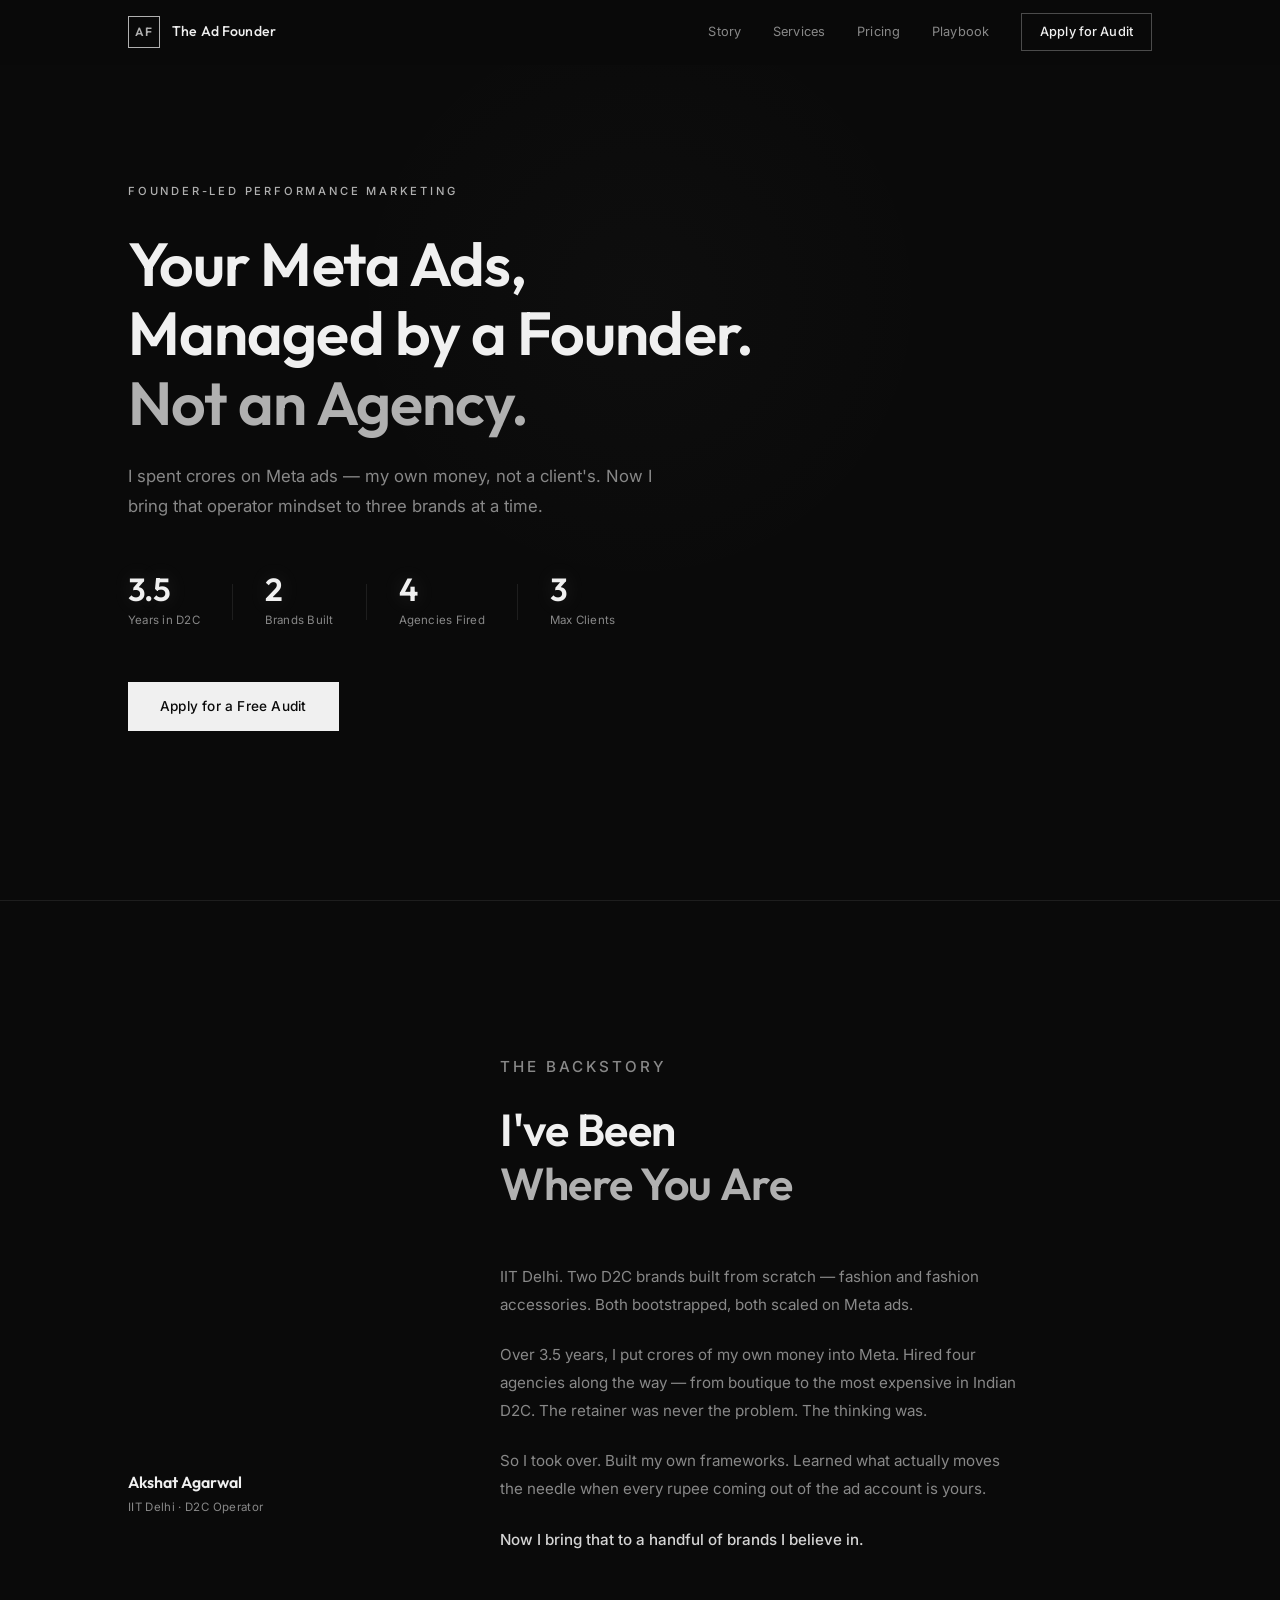
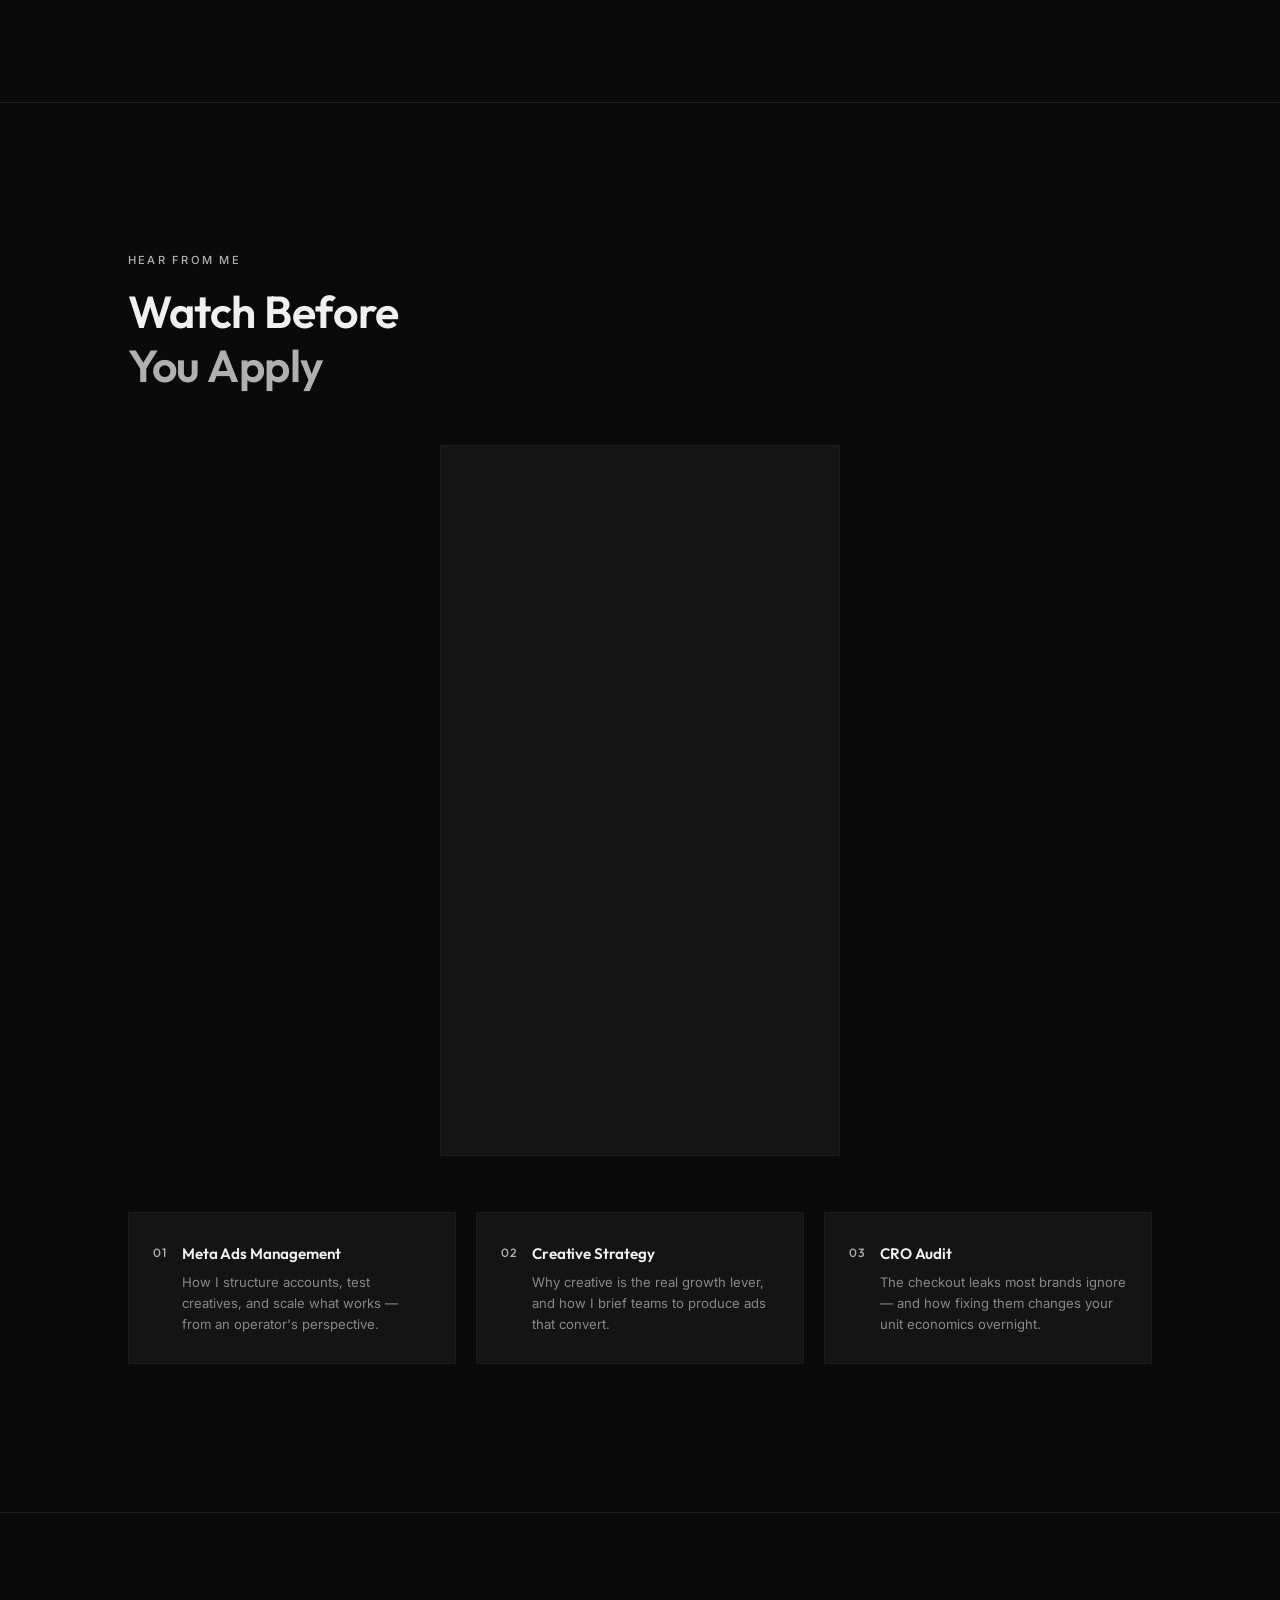
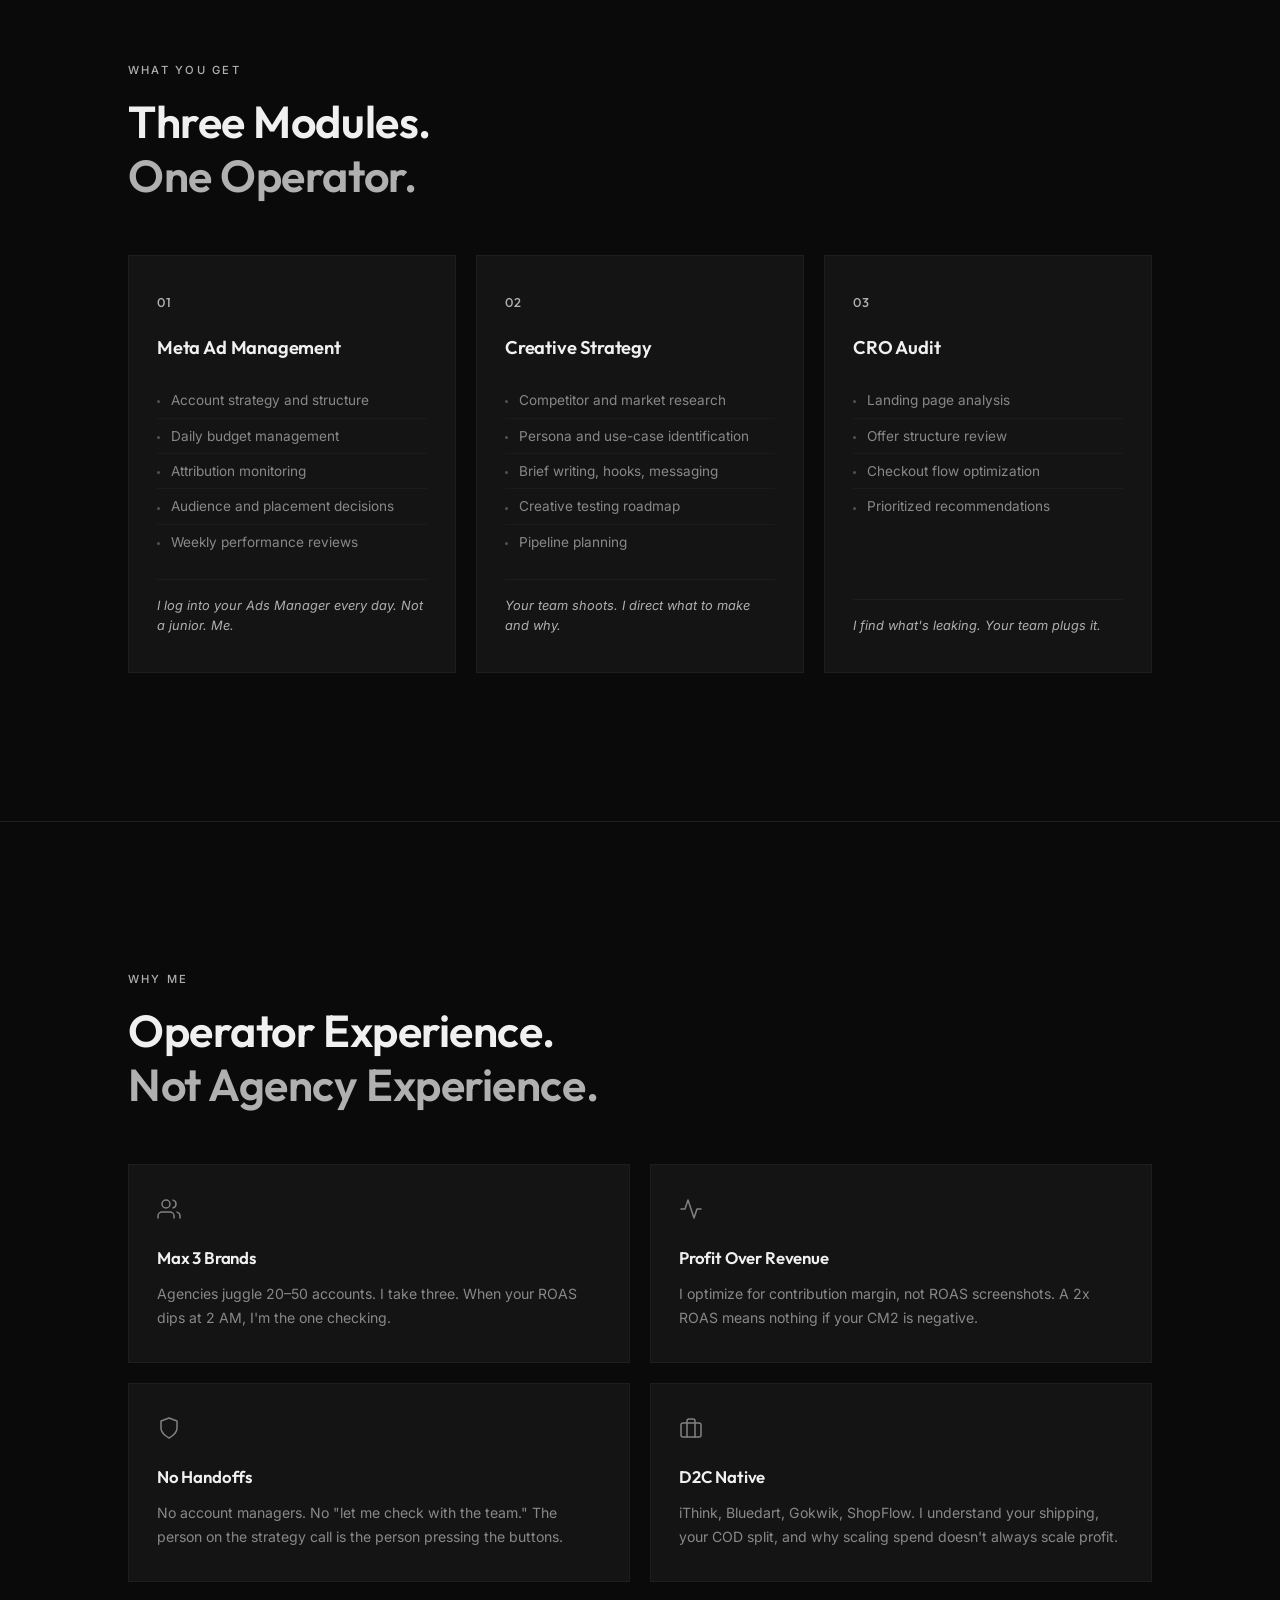
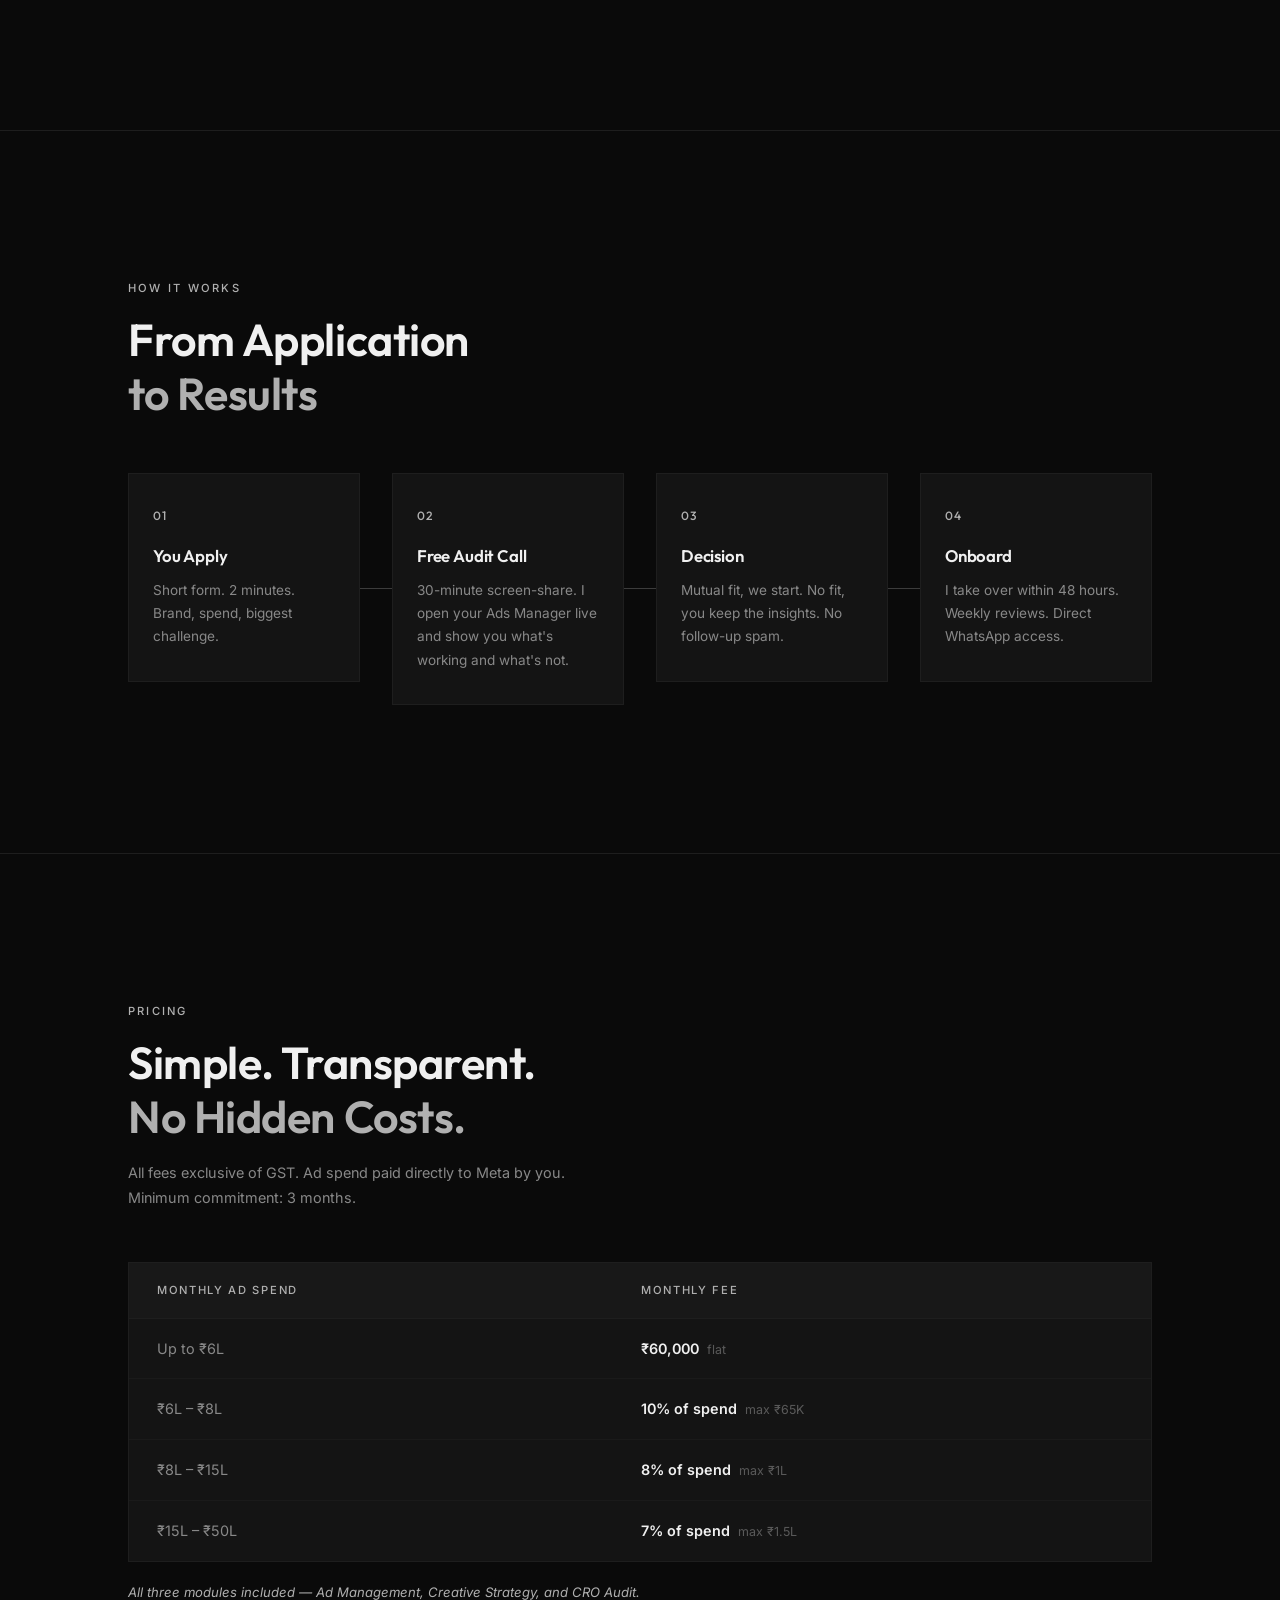
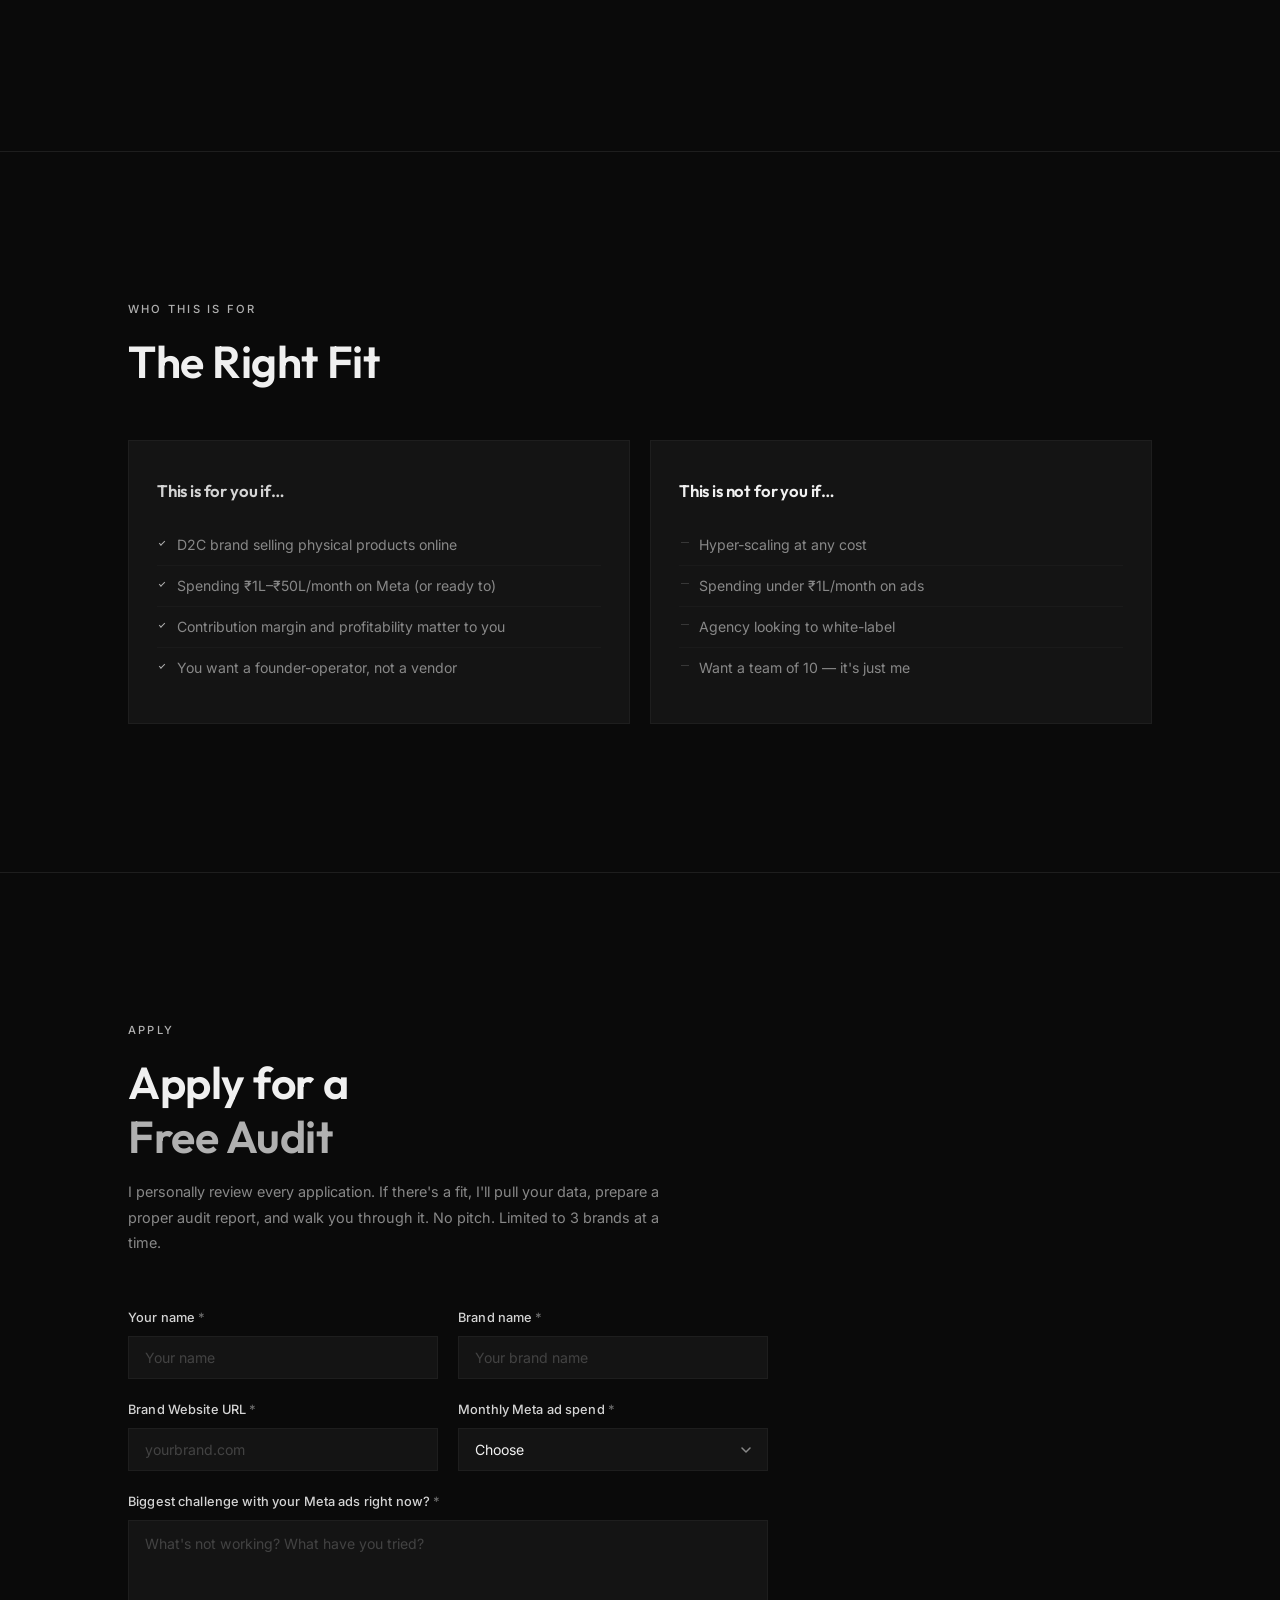
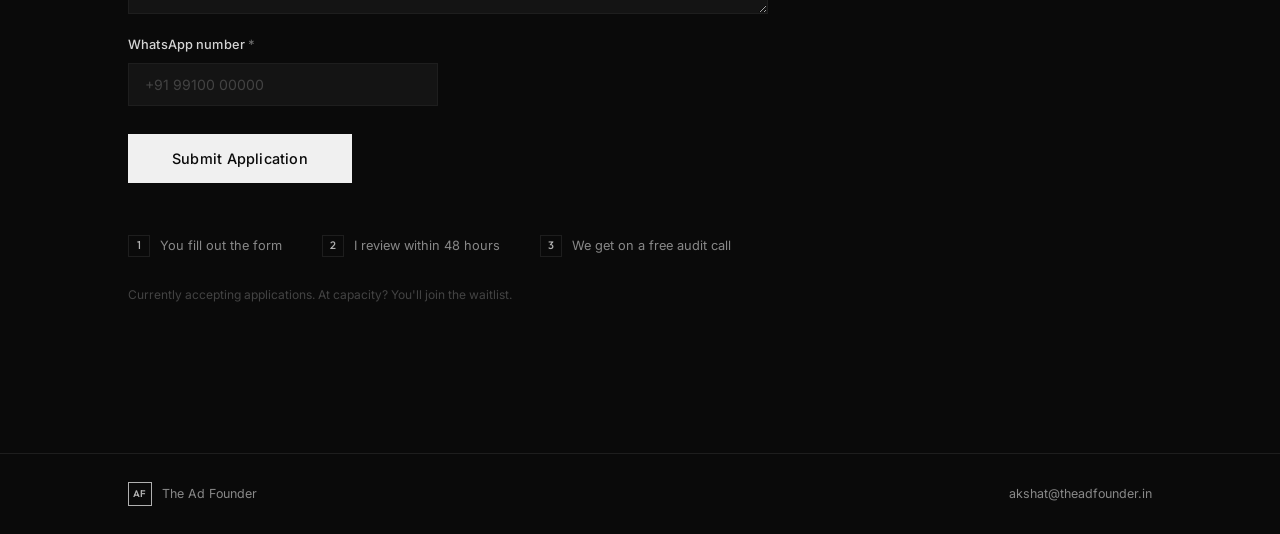
<file: index.html>
<!DOCTYPE html>
<html lang="en">
<head>
    <meta charset="UTF-8">
    <meta name="viewport" content="width=device-width, initial-scale=1.0">
    <title>The Ad Founder — Founder-Led Performance Marketing</title>
    <meta name="description" content="Meta ads managed by a D2C founder who's spent crores of his own money — not an agency. Max 3 brands. Full attention.">
    <link rel="preconnect" href="https://fonts.googleapis.com">
    <link rel="preconnect" href="https://fonts.gstatic.com" crossorigin>
    <link href="https://fonts.googleapis.com/css2?family=Inter:wght@300;400;500;600;700&family=Outfit:wght@300;400;500;600;700&display=swap" rel="stylesheet">
    <link rel="stylesheet" href="style.css">

    <!-- Meta Pixel Code — REPLACE '2659082657821976' WITH YOUR ACTUAL PIXEL ID -->
    <script>
    !function(f,b,e,v,n,t,s)
    {if(f.fbq)return;n=f.fbq=function(){n.callMethod?
    n.callMethod.apply(n,arguments):n.queue.push(arguments)};
    if(!f._fbq)f._fbq=n;n.push=n;n.loaded=!0;n.version='2.0';
    n.queue=[];t=b.createElement(e);t.async=!0;
    t.src=v;s=b.getElementsByTagName(e)[0];
    s.parentNode.insertBefore(t,s)}(window, document,'script',
    'https://connect.facebook.net/en_US/fbevents.js');
    fbq('init', '2659082657821976');
    fbq('track', 'PageView');
    </script>
    <noscript><img height="1" width="1" style="display:none"
    src="https://www.facebook.com/tr?id=2659082657821976&ev=PageView&noscript=1"/></noscript>
    <!-- End Meta Pixel Code -->
</head>
<body>

    <!-- Navigation -->
    <nav class="nav" id="nav">
        <div class="nav-container">
            <a href="#" class="nav-logo">
                <span class="logo-af">AF</span>
                <span class="logo-text">The Ad Founder</span>
            </a>
            <div class="nav-links" id="nav-links">
                <a href="#founder">Story</a>
                <a href="#services">Services</a>
                <a href="#pricing">Pricing</a>
                <a href="tweets.html">Playbook</a>
                <a href="#apply" class="nav-cta">Apply for Audit</a>
            </div>
            <button class="nav-toggle" id="nav-toggle" aria-label="Toggle menu">
                <span></span>
                <span></span>
                <span></span>
            </button>
        </div>
    </nav>

    <!-- Hero -->
    <section class="hero">
        <div class="hero-container">
            <p class="hero-tag">Founder-Led Performance Marketing</p>
            <h1 class="hero-title">
                <span class="hero-line">Your Meta Ads,</span><br>
                <span class="hero-line">Managed by a Founder.</span><br>
                <span class="hero-line"><span class="text-silver">Not an Agency.</span></span>
            </h1>
            <p class="hero-sub">I spent crores on Meta ads — my own money, not a client's. Now I bring that operator mindset to three brands at a time.</p>
            <div class="hero-stats">
                <div class="stat">
                    <span class="stat-number">3.5</span>
                    <span class="stat-label">Years in D2C</span>
                </div>
                <div class="stat-divider"></div>
                <div class="stat">
                    <span class="stat-number">2</span>
                    <span class="stat-label">Brands Built</span>
                </div>
                <div class="stat-divider"></div>
                <div class="stat">
                    <span class="stat-number">4</span>
                    <span class="stat-label">Agencies Fired</span>
                </div>
                <div class="stat-divider"></div>
                <div class="stat">
                    <span class="stat-number">3</span>
                    <span class="stat-label">Max Clients</span>
                </div>
            </div>
            <a href="#apply" class="btn btn-primary">Apply for a Free Audit</a>
        </div>
    </section>

    <!-- Founder -->
    <section class="founder" id="founder">
        <div class="container">
            <div class="founder-grid">
                <div class="founder-photo-wrap">
                    <div class="founder-photo">
                        <img src="founder.jpg" alt="Akshat Agarwal — The Ad Founder">
                    </div>
                    <div class="founder-name-card">
                        <span class="founder-name">Akshat Agarwal</span>
                        <span class="founder-label">IIT Delhi &middot; D2C Operator</span>
                    </div>
                </div>
                <div class="founder-text">
                    <p class="section-tag">The Backstory</p>
                    <h2 class="section-title">I've Been <br><span class="text-silver">Where You Are</span></h2>
                    <p>IIT Delhi. Two D2C brands built from scratch — fashion and fashion accessories. Both bootstrapped, both scaled on Meta ads.</p>
                    <p>Over 3.5 years, I put crores of my own money into Meta. Hired four agencies along the way — from boutique to the most expensive in Indian D2C. The retainer was never the problem. The thinking was.</p>
                    <p>So I took over. Built my own frameworks. Learned what actually moves the needle when every rupee coming out of the ad account is yours.</p>
                    <p class="founder-closing">Now I bring that to a handful of brands I believe in.</p>
                </div>
            </div>
        </div>
    </section>

    <!-- Video -->
    <section class="video" id="video">
        <div class="container">
            <p class="section-tag">Hear From Me</p>
            <h2 class="section-title">Watch Before <br><span class="text-silver">You Apply</span></h2>
            <div class="video-wrap">
                <div class="video-embed">
                    <iframe src="https://www.youtube.com/embed/-I9a1yEEyqU" title="How I Manage Meta Ads for D2C Brands — The Ad Founder" frameborder="0" allow="accelerometer; autoplay; clipboard-write; encrypted-media; gyroscope; picture-in-picture" allowfullscreen></iframe>
                </div>
            </div>
            <div class="video-levers">
                <div class="video-lever">
                    <span class="video-lever-num">01</span>
                    <div>
                        <h3>Meta Ads Management</h3>
                        <p>How I structure accounts, test creatives, and scale what works — from an operator's perspective.</p>
                    </div>
                </div>
                <div class="video-lever">
                    <span class="video-lever-num">02</span>
                    <div>
                        <h3>Creative Strategy</h3>
                        <p>Why creative is the real growth lever, and how I brief teams to produce ads that convert.</p>
                    </div>
                </div>
                <div class="video-lever">
                    <span class="video-lever-num">03</span>
                    <div>
                        <h3>CRO Audit</h3>
                        <p>The checkout leaks most brands ignore — and how fixing them changes your unit economics overnight.</p>
                    </div>
                </div>
            </div>
        </div>
    </section>

    <!-- Services -->
    <section class="services" id="services">
        <div class="container">
            <p class="section-tag">What You Get</p>
            <h2 class="section-title">Three Modules. <br><span class="text-silver">One Operator.</span></h2>
            <div class="services-grid">
                <div class="service-card">
                    <div class="service-num">01</div>
                    <h3 class="service-title">Meta Ad Management</h3>
                    <ul class="service-list">
                        <li>Account strategy and structure</li>
                        <li>Daily budget management</li>
                        <li>Attribution monitoring</li>
                        <li>Audience and placement decisions</li>
                        <li>Weekly performance reviews</li>
                    </ul>
                    <p class="service-note">I log into your Ads Manager every day. Not a junior. Me.</p>
                </div>
                <div class="service-card">
                    <div class="service-num">02</div>
                    <h3 class="service-title">Creative Strategy</h3>
                    <ul class="service-list">
                        <li>Competitor and market research</li>
                        <li>Persona and use-case identification</li>
                        <li>Brief writing, hooks, messaging</li>
                        <li>Creative testing roadmap</li>
                        <li>Pipeline planning</li>
                    </ul>
                    <p class="service-note">Your team shoots. I direct what to make and why.</p>
                </div>
                <div class="service-card">
                    <div class="service-num">03</div>
                    <h3 class="service-title">CRO Audit</h3>
                    <ul class="service-list">
                        <li>Landing page analysis</li>
                        <li>Offer structure review</li>
                        <li>Checkout flow optimization</li>
                        <li>Prioritized recommendations</li>
                    </ul>
                    <p class="service-note">I find what's leaking. Your team plugs it.</p>
                </div>
            </div>
        </div>
    </section>

    <!-- Why Me -->
    <section class="why" id="why">
        <div class="container">
            <p class="section-tag">Why Me</p>
            <h2 class="section-title">Operator Experience. <br><span class="text-silver">Not Agency Experience.</span></h2>
            <div class="why-grid">
                <div class="why-card">
                    <div class="why-icon">
                        <svg width="24" height="24" viewBox="0 0 24 24" fill="none" stroke="currentColor" stroke-width="1.5" stroke-linecap="round" stroke-linejoin="round"><path d="M17 21v-2a4 4 0 0 0-4-4H5a4 4 0 0 0-4 4v2"/><circle cx="9" cy="7" r="4"/><path d="M23 21v-2a4 4 0 0 0-3-3.87"/><path d="M16 3.13a4 4 0 0 1 0 7.75"/></svg>
                    </div>
                    <h3>Max 3 Brands</h3>
                    <p>Agencies juggle 20&ndash;50 accounts. I take three. When your ROAS dips at 2 AM, I'm the one checking.</p>
                </div>
                <div class="why-card">
                    <div class="why-icon">
                        <svg width="24" height="24" viewBox="0 0 24 24" fill="none" stroke="currentColor" stroke-width="1.5" stroke-linecap="round" stroke-linejoin="round"><polyline points="22 12 18 12 15 21 9 3 6 12 2 12"/></svg>
                    </div>
                    <h3>Profit Over Revenue</h3>
                    <p>I optimize for contribution margin, not ROAS screenshots. A 2x ROAS means nothing if your CM2 is negative.</p>
                </div>
                <div class="why-card">
                    <div class="why-icon">
                        <svg width="24" height="24" viewBox="0 0 24 24" fill="none" stroke="currentColor" stroke-width="1.5" stroke-linecap="round" stroke-linejoin="round"><path d="M12 22s8-4 8-10V5l-8-3-8 3v7c0 6 8 10 8 10z"/></svg>
                    </div>
                    <h3>No Handoffs</h3>
                    <p>No account managers. No "let me check with the team." The person on the strategy call is the person pressing the buttons.</p>
                </div>
                <div class="why-card">
                    <div class="why-icon">
                        <svg width="24" height="24" viewBox="0 0 24 24" fill="none" stroke="currentColor" stroke-width="1.5" stroke-linecap="round" stroke-linejoin="round"><rect x="2" y="7" width="20" height="14" rx="2" ry="2"/><path d="M16 21V5a2 2 0 0 0-2-2h-4a2 2 0 0 0-2 2v16"/></svg>
                    </div>
                    <h3>D2C Native</h3>
                    <p>iThink, Bluedart, Gokwik, ShopFlow. I understand your shipping, your COD split, and why scaling spend doesn't always scale profit.</p>
                </div>
            </div>
        </div>
    </section>

    <!-- Process -->
    <section class="process" id="process">
        <div class="container">
            <p class="section-tag">How It Works</p>
            <h2 class="section-title">From Application <br><span class="text-silver">to Results</span></h2>
            <div class="process-grid">
                <div class="process-step">
                    <div class="process-num">01</div>
                    <h3>You Apply</h3>
                    <p>Short form. 2 minutes. Brand, spend, biggest challenge.</p>
                </div>
                <div class="process-connector"></div>
                <div class="process-step">
                    <div class="process-num">02</div>
                    <h3>Free Audit Call</h3>
                    <p>30-minute screen-share. I open your Ads Manager live and show you what's working and what's not.</p>
                </div>
                <div class="process-connector"></div>
                <div class="process-step">
                    <div class="process-num">03</div>
                    <h3>Decision</h3>
                    <p>Mutual fit, we start. No fit, you keep the insights. No follow-up spam.</p>
                </div>
                <div class="process-connector"></div>
                <div class="process-step">
                    <div class="process-num">04</div>
                    <h3>Onboard</h3>
                    <p>I take over within 48 hours. Weekly reviews. Direct WhatsApp access.</p>
                </div>
            </div>
        </div>
    </section>

    <!-- Pricing -->
    <section class="pricing" id="pricing">
        <div class="container">
            <p class="section-tag">Pricing</p>
            <h2 class="section-title">Simple. Transparent. <br><span class="text-silver">No Hidden Costs.</span></h2>
            <p class="pricing-sub">All fees exclusive of GST. Ad spend paid directly to Meta by you.<br>Minimum commitment: 3 months.</p>
            <div class="pricing-table-wrap">
                <table class="pricing-table">
                    <thead>
                        <tr>
                            <th>Monthly Ad Spend</th>
                            <th>Monthly Fee</th>
                        </tr>
                    </thead>
                    <tbody>
                        <tr>
                            <td>Up to &#8377;6L</td>
                            <td><strong>&#8377;60,000</strong> <span class="fee-note">flat</span></td>
                        </tr>
                        <tr>
                            <td>&#8377;6L &ndash; &#8377;8L</td>
                            <td><strong>10% of spend</strong> <span class="fee-note">max &#8377;65K</span></td>
                        </tr>
                        <tr>
                            <td>&#8377;8L &ndash; &#8377;15L</td>
                            <td><strong>8% of spend</strong> <span class="fee-note">max &#8377;1L</span></td>
                        </tr>
                        <tr>
                            <td>&#8377;15L &ndash; &#8377;50L</td>
                            <td><strong>7% of spend</strong> <span class="fee-note">max &#8377;1.5L</span></td>
                        </tr>
                    </tbody>
                </table>
            </div>
            <p class="pricing-includes">All three modules included — Ad Management, Creative Strategy, and CRO Audit.</p>
        </div>
    </section>

    <!-- Fit -->
    <section class="fit" id="fit">
        <div class="container">
            <p class="section-tag">Who This Is For</p>
            <h2 class="section-title">The Right Fit</h2>
            <div class="fit-grid">
                <div class="fit-col fit-yes">
                    <h3 class="fit-heading">This is for you if&hellip;</h3>
                    <ul>
                        <li>D2C brand selling physical products online</li>
                        <li>Spending &#8377;1L&ndash;&#8377;50L/month on Meta (or ready to)</li>
                        <li>Contribution margin and profitability matter to you</li>
                        <li>You want a founder-operator, not a vendor</li>
                    </ul>
                </div>
                <div class="fit-col fit-no">
                    <h3 class="fit-heading">This is not for you if&hellip;</h3>
                    <ul>
                        <li>Hyper-scaling at any cost</li>
                        <li>Spending under &#8377;1L/month on ads</li>
                        <li>Agency looking to white-label</li>
                        <li>Want a team of 10 — it's just me</li>
                    </ul>
                </div>
            </div>
        </div>
    </section>

    <!-- Apply Form -->
    <section class="apply" id="apply">
        <div class="container">
            <p class="section-tag">Apply</p>
            <h2 class="section-title">Apply for a <br><span class="text-silver">Free Audit</span></h2>
            <p class="apply-sub">I personally review every application. If there's a fit, I'll pull your data, prepare a proper audit report, and walk you through it. No pitch. Limited to 3 brands at a time.</p>

            <form class="apply-form" id="apply-form">
                <div class="form-row">
                    <div class="form-group">
                        <label for="form-name">Your name <span class="required">*</span></label>
                        <input type="text" id="form-name" name="name" required placeholder="Your name">
                    </div>
                    <div class="form-group">
                        <label for="form-brand">Brand name <span class="required">*</span></label>
                        <input type="text" id="form-brand" name="brand" required placeholder="Your brand name">
                    </div>
                </div>
                <div class="form-row">
                    <div class="form-group">
                        <label for="form-website">Brand Website URL <span class="required">*</span></label>
                        <input type="text" id="form-website" name="website" required placeholder="yourbrand.com">
                    </div>
                    <div class="form-group">
                        <label for="form-spend">Monthly Meta ad spend <span class="required">*</span></label>
                        <select id="form-spend" name="spend" required>
                            <option value="" disabled selected>Choose</option>
                            <option value="Not spending yet">Not spending yet</option>
                            <option value="Under ₹1L/month">Under ₹1L/month</option>
                            <option value="₹1L – ₹5L/month">₹1L – ₹5L/month</option>
                            <option value="₹5L – ₹10L/month">₹5L – ₹10L/month</option>
                            <option value="₹10L – ₹25L/month">₹10L – ₹25L/month</option>
                            <option value="₹25L – ₹50L/month">₹25L – ₹50L/month</option>
                            <option value="Above ₹50L/month">Above ₹50L/month</option>
                        </select>
                    </div>
                </div>
                <div class="form-group form-full">
                    <label for="form-challenge">Biggest challenge with your Meta ads right now? <span class="required">*</span></label>
                    <textarea id="form-challenge" name="challenge" required rows="3" placeholder="What's not working? What have you tried?"></textarea>
                </div>
                <div class="form-group form-half">
                    <label for="form-whatsapp">WhatsApp number <span class="required">*</span></label>
                    <input type="tel" id="form-whatsapp" name="whatsapp" required placeholder="+91 99100 00000">
                </div>
                <div class="form-errors" id="form-errors" style="display: none;"></div>
                <button type="submit" class="btn btn-primary btn-large form-submit" id="form-submit">Submit Application</button>
            </form>

            <div class="form-success" id="form-success" style="display: none;">
                <div class="success-icon">
                    <svg width="48" height="48" viewBox="0 0 48 48" fill="none" stroke="currentColor" stroke-width="2" stroke-linecap="round" stroke-linejoin="round"><circle cx="24" cy="24" r="20"/><path d="M16 24l6 6 10-10"/></svg>
                </div>
                <h3>Application Received</h3>
                <p>I'll review your details and reach out on WhatsApp within 48 hours.</p>
            </div>

            <div class="apply-steps">
                <div class="cta-step">
                    <span class="cta-step-num">1</span>
                    <span>You fill out the form</span>
                </div>
                <div class="cta-step">
                    <span class="cta-step-num">2</span>
                    <span>I review within 48 hours</span>
                </div>
                <div class="cta-step">
                    <span class="cta-step-num">3</span>
                    <span>We get on a free audit call</span>
                </div>
            </div>
            <p class="cta-note">Currently accepting applications. At capacity? You'll join the waitlist.</p>
        </div>
    </section>

    <!-- Footer -->
    <footer class="footer">
        <div class="container footer-inner">
            <div class="footer-left">
                <span class="logo-af logo-af-sm">AF</span>
                <span class="footer-brand">The Ad Founder</span>
            </div>
            <div class="footer-right">
                <a href="mailto:akshat@theadfounder.in">akshat@theadfounder.in</a>
            </div>
        </div>
    </footer>

    <script src="script.js"></script>
</body>
</html>
</file>
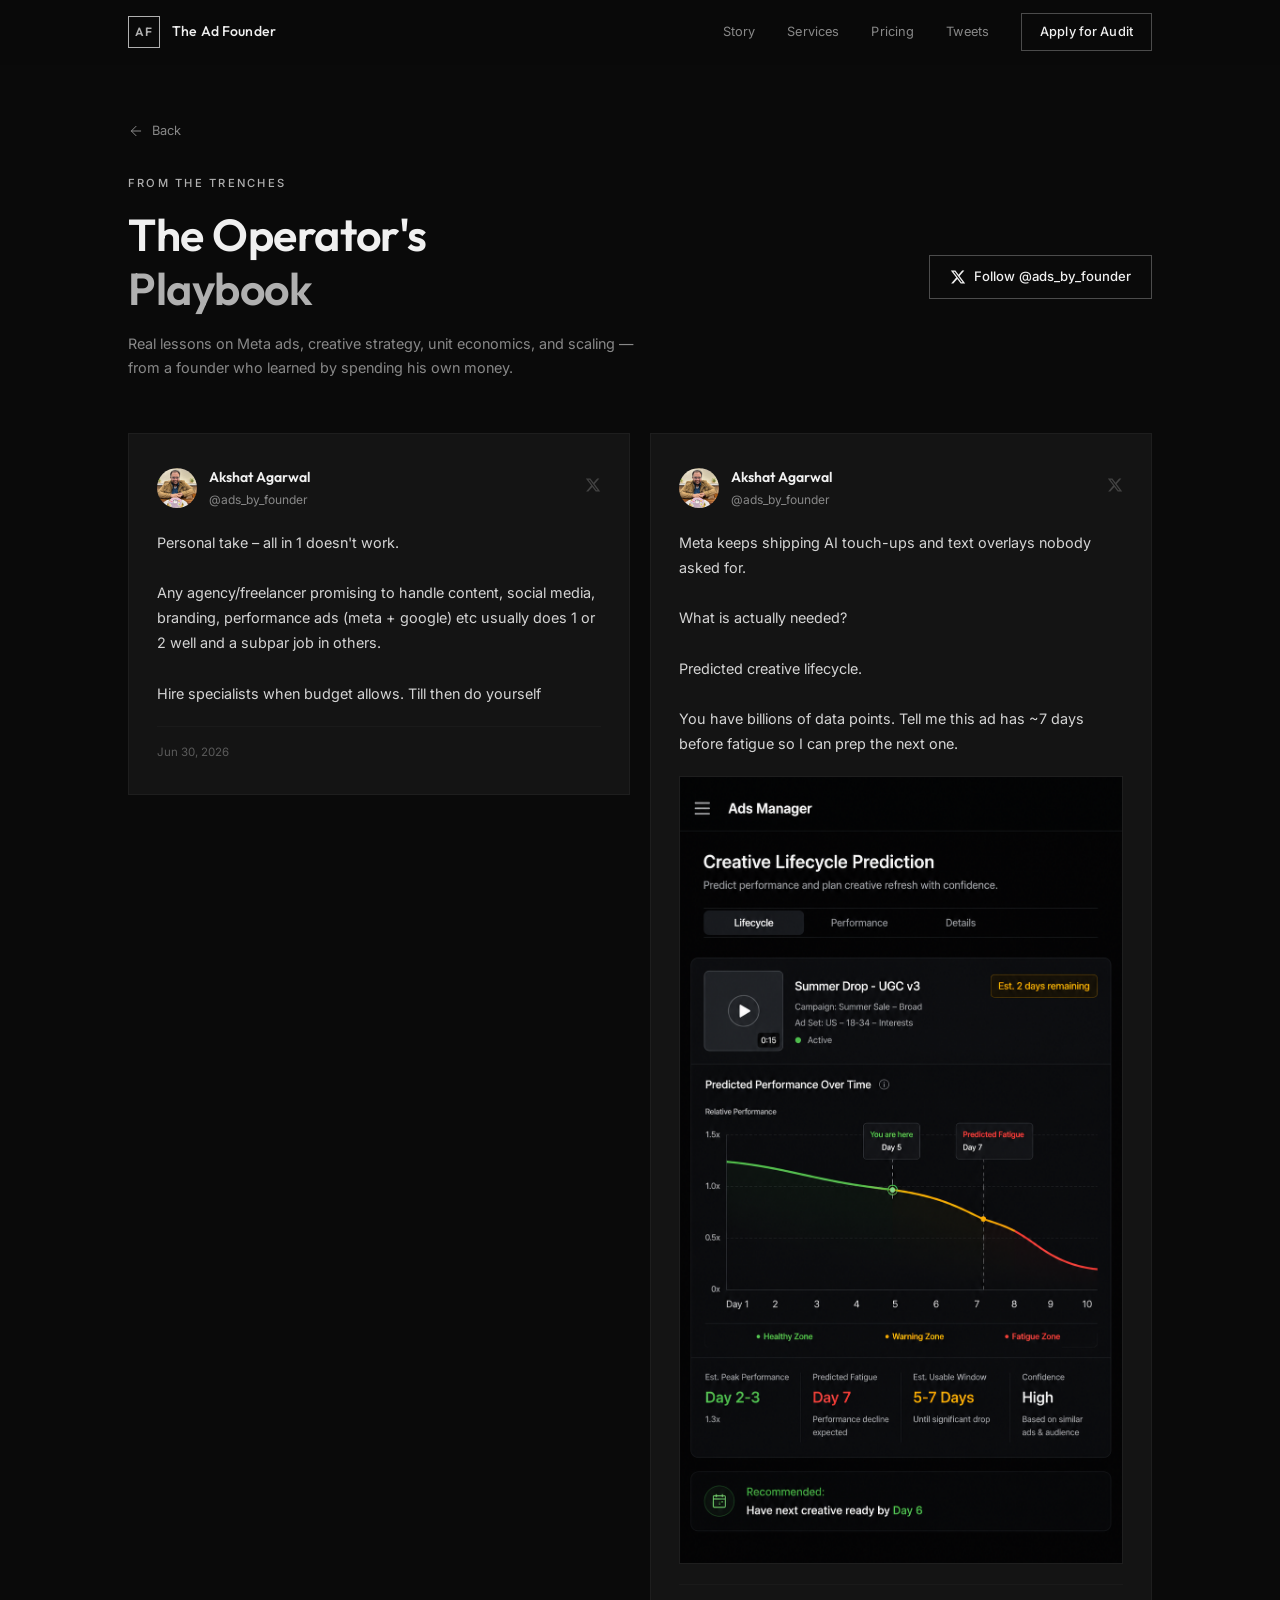
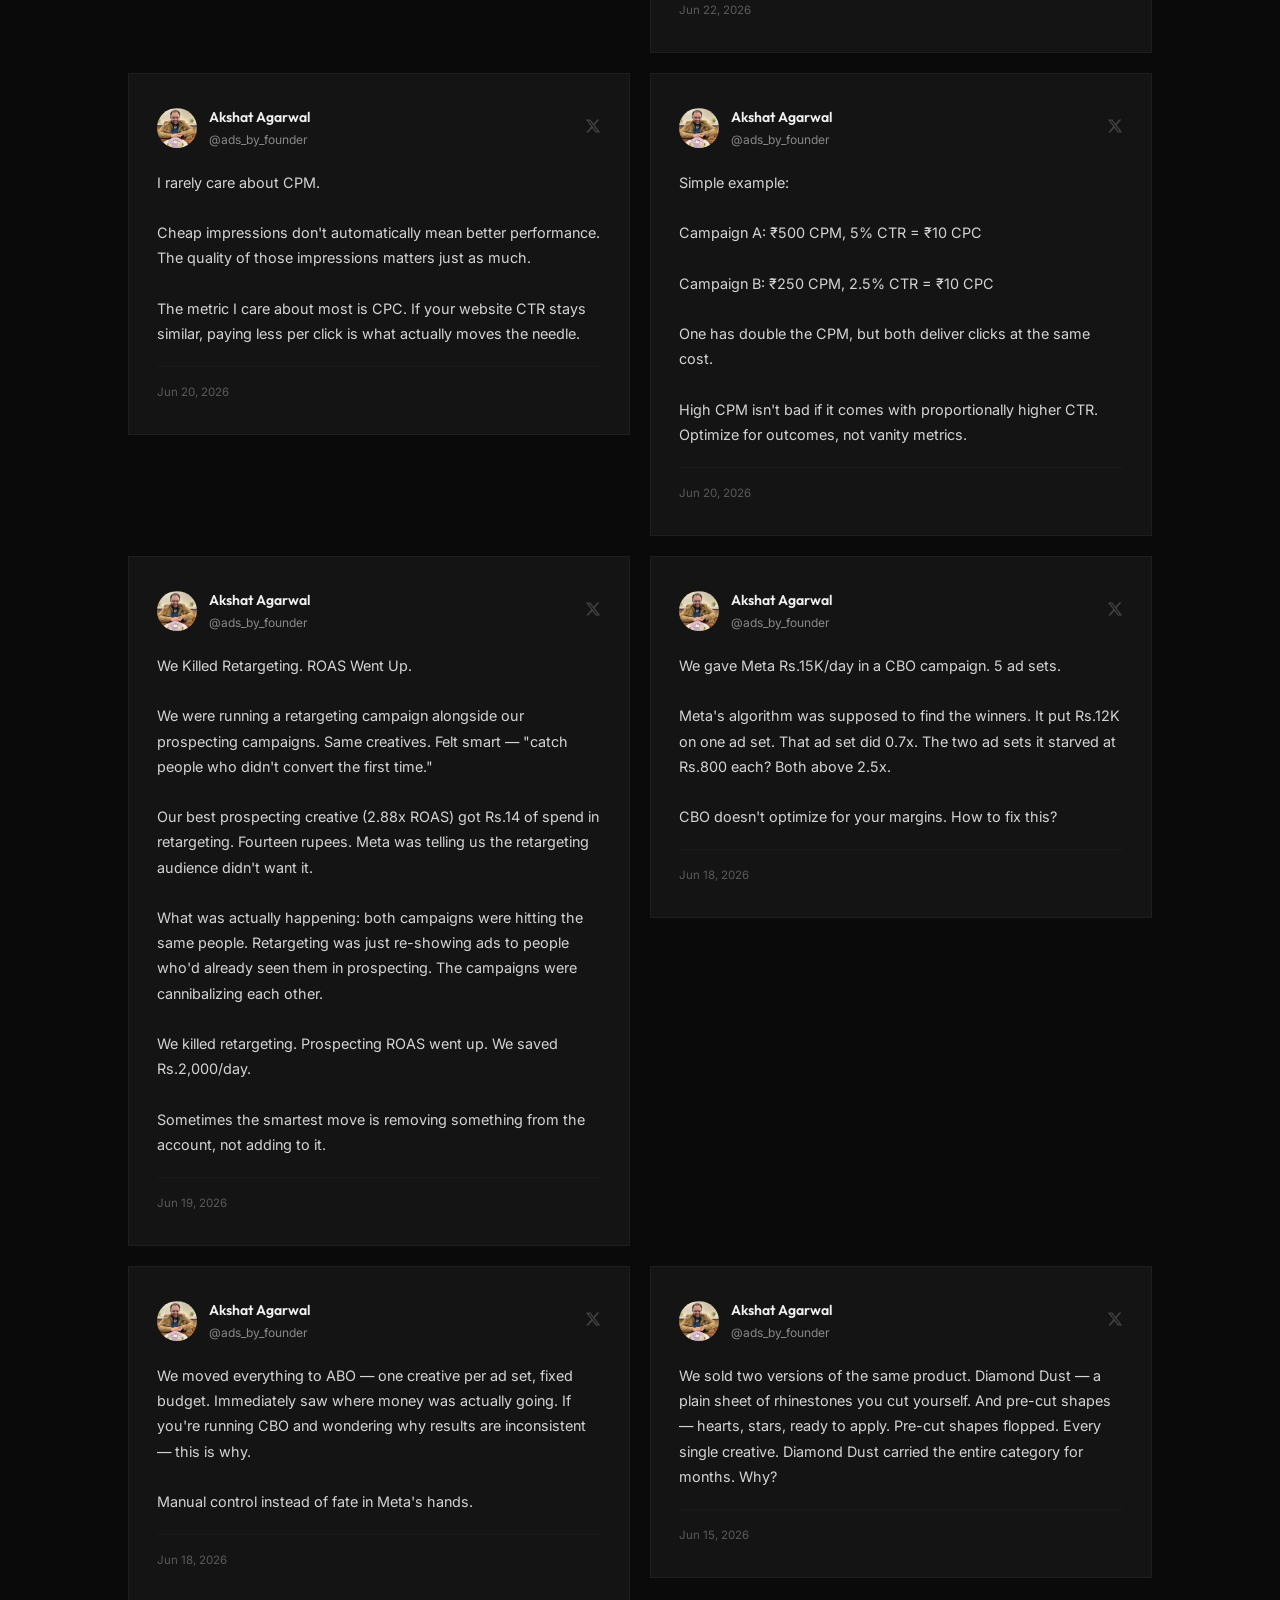
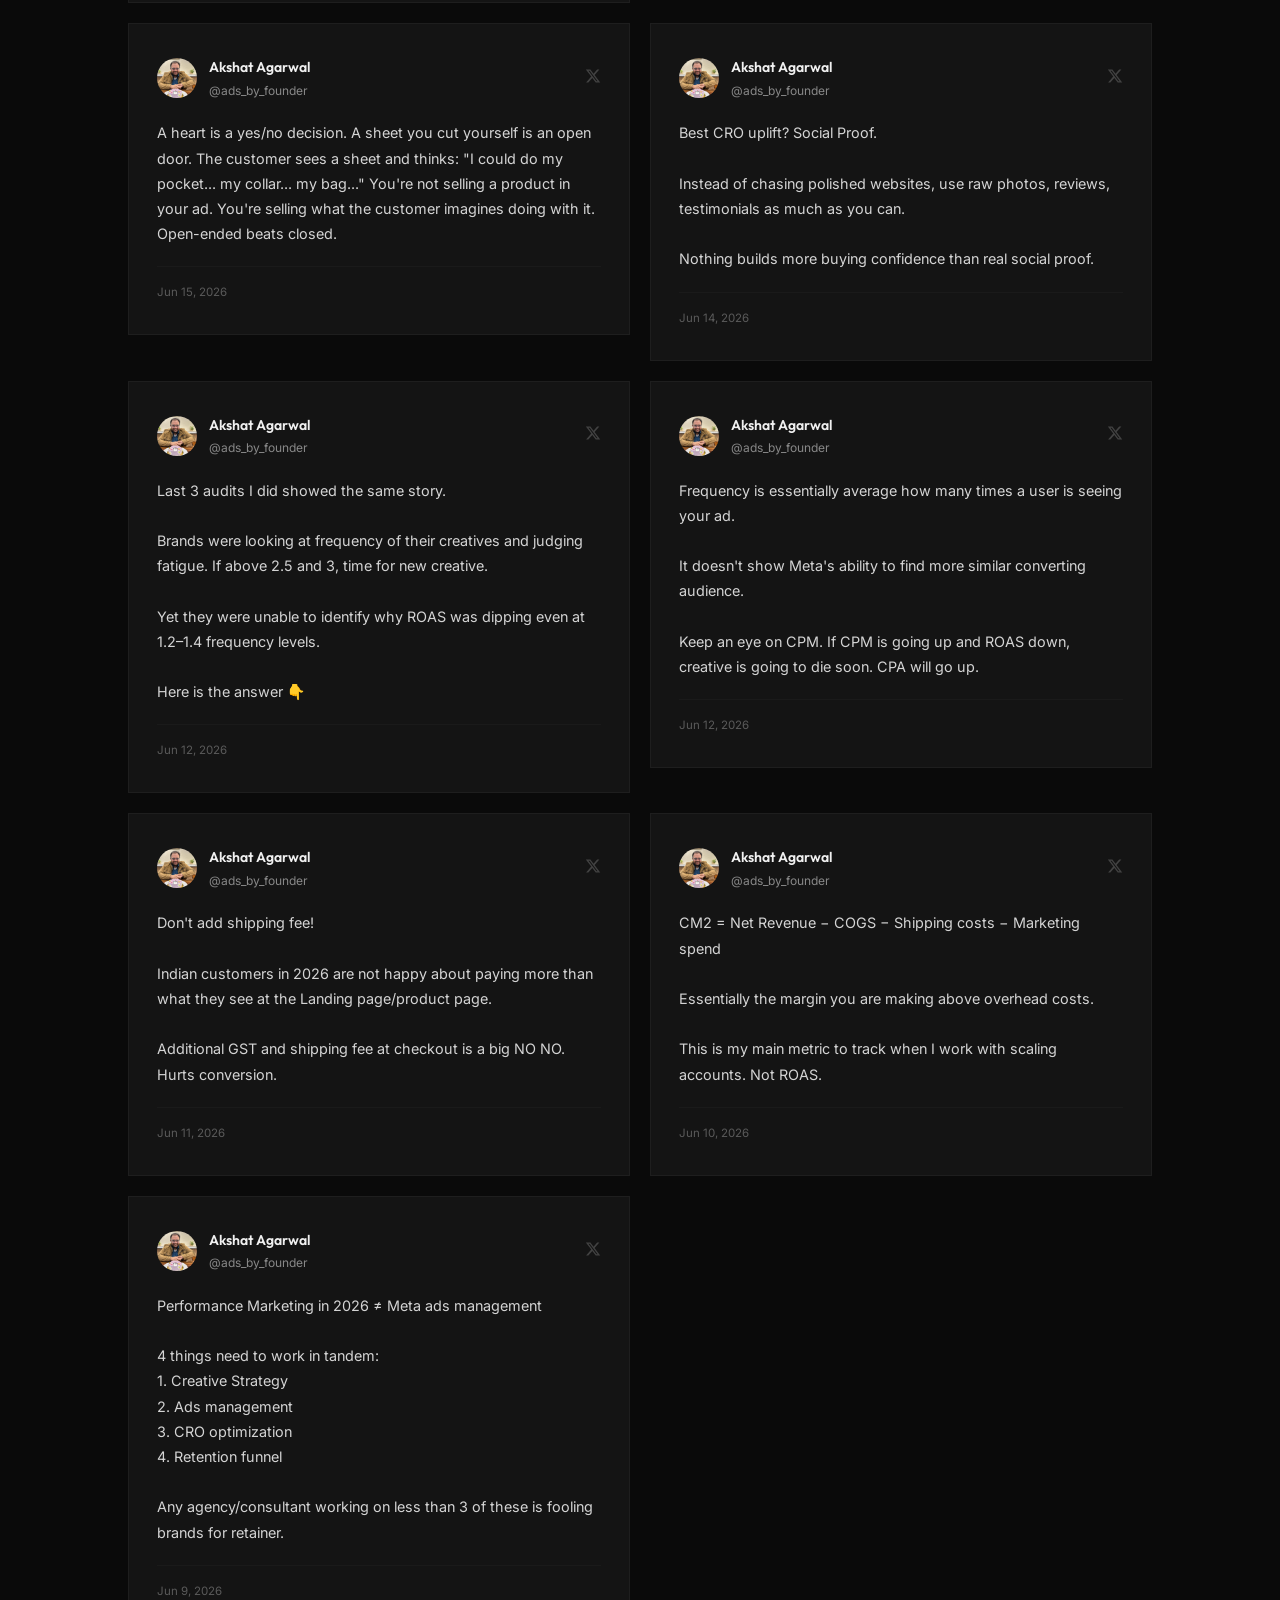
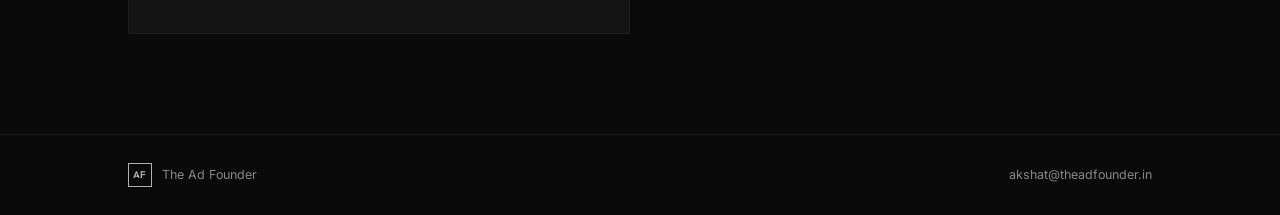
<file: tweets.html>
<!DOCTYPE html>
<html lang="en">
<head>
    <meta charset="UTF-8">
    <meta name="viewport" content="width=device-width, initial-scale=1.0">
    <title>Playbook — The Ad Founder</title>
    <meta name="description" content="Lessons from spending crores on Meta ads — creative strategy, unit economics, scaling frameworks, and the mistakes most D2C brands don't talk about.">
    <link rel="preconnect" href="https://fonts.googleapis.com">
    <link rel="preconnect" href="https://fonts.gstatic.com" crossorigin>
    <link href="https://fonts.googleapis.com/css2?family=Inter:wght@300;400;500;600;700&family=Outfit:wght@300;400;500;600;700&display=swap" rel="stylesheet">
    <link rel="stylesheet" href="style.css">
    <style>
        .tweets-page {
            min-height: 100vh;
            padding: 120px 0 100px;
        }

        .tweets-header {
            display: flex;
            align-items: center;
            justify-content: space-between;
            flex-wrap: wrap;
            gap: 16px;
            margin-bottom: 52px;
        }

        .tweets-header-left .section-tag {
            margin-bottom: 16px;
        }

        .tweets-header-left .section-title {
            margin-bottom: 0;
        }

        .tweets-follow {
            display: inline-flex;
            align-items: center;
            gap: 8px;
            padding: 10px 20px;
            border: 1px solid rgba(176, 176, 176, 0.4);
            font-size: 0.82rem;
            font-weight: 500;
            color: var(--white);
            transition: all 0.2s ease;
        }

        .tweets-follow:hover {
            background: var(--white);
            color: var(--black);
            border-color: var(--white);
        }

        .tweets-follow svg {
            width: 16px;
            height: 16px;
        }

        .tweets-grid {
            display: grid;
            grid-template-columns: 1fr 1fr;
            gap: 20px;
            max-width: 100%;
            align-items: start;
        }

        .tweet-card {
            padding: 32px 28px;
            border: 1px solid var(--black-border);
            background: var(--black-card);
            transition: border-color 0.3s ease, transform 0.3s ease;
            display: flex;
            flex-direction: column;
        }

        .tweet-card:hover {
            border-color: rgba(176, 176, 176, 0.2);
            transform: translateY(-2px);
        }

        .tweet-card-header {
            display: flex;
            align-items: center;
            gap: 12px;
            margin-bottom: 20px;
        }

        .tweet-avatar {
            width: 40px;
            height: 40px;
            border-radius: 50%;
            overflow: hidden;
            flex-shrink: 0;
            background: var(--black-light);
        }

        .tweet-avatar img {
            width: 100%;
            height: 100%;
            object-fit: cover;
        }

        .tweet-author-info {
            display: flex;
            flex-direction: column;
            gap: 1px;
        }

        .tweet-author-name {
            font-family: var(--font-display);
            font-size: 0.88rem;
            font-weight: 600;
            color: var(--white);
        }

        .tweet-author-handle {
            font-size: 0.75rem;
            color: var(--white-muted);
        }

        .tweet-x-icon {
            margin-left: auto;
            color: var(--white-muted);
            opacity: 0.4;
        }

        .tweet-body {
            flex: 1;
            font-size: 0.9rem;
            color: var(--silver-light);
            line-height: 1.75;
            white-space: pre-line;
            margin-bottom: 20px;
        }

        .tweet-image {
            margin-bottom: 20px;
            border: 1px solid var(--black-border);
            overflow: hidden;
        }

        .tweet-image img {
            width: 100%;
            display: block;
        }

        .tweet-date {
            font-size: 0.72rem;
            color: var(--white-muted);
            opacity: 0.6;
            padding-top: 16px;
            border-top: 1px solid var(--black-border);
            margin-top: auto;
        }

        .tweets-back {
            display: inline-flex;
            align-items: center;
            gap: 8px;
            font-size: 0.8rem;
            color: var(--white-muted);
            margin-bottom: 32px;
            transition: color 0.2s ease;
        }

        .tweets-back:hover {
            color: var(--white);
        }

        @media (max-width: 768px) {
            .tweets-page {
                padding: 120px 0 72px;
            }

            .tweets-grid {
                grid-template-columns: 1fr;
            }

            .tweets-header {
                flex-direction: column;
                align-items: flex-start;
            }
        }
    </style>
</head>
<body>

    <!-- Navigation -->
    <nav class="nav" id="nav">
        <div class="nav-container">
            <a href="index.html" class="nav-logo">
                <span class="logo-af">AF</span>
                <span class="logo-text">The Ad Founder</span>
            </a>
            <div class="nav-links" id="nav-links">
                <a href="index.html#founder">Story</a>
                <a href="index.html#services">Services</a>
                <a href="index.html#pricing">Pricing</a>
                <a href="tweets.html">Tweets</a>
                <a href="index.html#apply" class="nav-cta">Apply for Audit</a>
            </div>
            <button class="nav-toggle" id="nav-toggle" aria-label="Toggle menu">
                <span></span>
                <span></span>
                <span></span>
            </button>
        </div>
    </nav>

    <!-- Tweets Page -->
    <section class="tweets-page">
        <div class="container">
            <a href="index.html" class="tweets-back">
                <svg width="16" height="16" viewBox="0 0 24 24" fill="none" stroke="currentColor" stroke-width="1.5" stroke-linecap="round" stroke-linejoin="round"><path d="M19 12H5"/><path d="M12 19l-7-7 7-7"/></svg>
                Back
            </a>

            <div class="tweets-header">
                <div class="tweets-header-left">
                    <p class="section-tag">From The Trenches</p>
                    <h2 class="section-title">The Operator's <br><span class="text-silver">Playbook</span></h2>
                    <p style="font-size: 0.9rem; color: var(--white-muted); max-width: 520px; line-height: 1.7; margin-top: 16px;">Real lessons on Meta ads, creative strategy, unit economics, and scaling — from a founder who learned by spending his own money.</p>
                </div>
                <a href="https://x.com/ads_by_founder" target="_blank" class="tweets-follow">
                    <svg viewBox="0 0 24 24" fill="currentColor"><path d="M18.244 2.25h3.308l-7.227 8.26 8.502 11.24H16.17l-5.214-6.817L4.99 21.75H1.68l7.73-8.835L1.254 2.25H8.08l4.713 6.231zm-1.161 17.52h1.833L7.084 4.126H5.117z"/></svg>
                    Follow @ads_by_founder
                </a>
            </div>

            <div class="tweets-grid" id="tweets-grid"></div>
        </div>
    </section>

    <!-- Footer -->
    <footer class="footer">
        <div class="container footer-inner">
            <div class="footer-left">
                <span class="logo-af logo-af-sm">AF</span>
                <span class="footer-brand">The Ad Founder</span>
            </div>
            <div class="footer-right">
                <a href="mailto:akshat@theadfounder.in">akshat@theadfounder.in</a>
            </div>
        </div>
    </footer>

    <script src="tweets-data.js"></script>
    <script>
        // Render tweets
        const grid = document.getElementById('tweets-grid');

        TWEETS.forEach(tweet => {
            const card = document.createElement('div');
            card.className = 'tweet-card';

            const imageHTML = tweet.image
                ? `<div class="tweet-image"><img src="${tweet.image}" alt="Tweet image" loading="lazy"></div>`
                : '';

            card.innerHTML = `
                <div class="tweet-card-header">
                    <div class="tweet-avatar">
                        <img src="founder.jpg" alt="Akshat Agarwal">
                    </div>
                    <div class="tweet-author-info">
                        <span class="tweet-author-name">Akshat Agarwal</span>
                        <span class="tweet-author-handle">@ads_by_founder</span>
                    </div>
                    <div class="tweet-x-icon">
                        <svg width="16" height="16" viewBox="0 0 24 24" fill="currentColor"><path d="M18.244 2.25h3.308l-7.227 8.26 8.502 11.24H16.17l-5.214-6.817L4.99 21.75H1.68l7.73-8.835L1.254 2.25H8.08l4.713 6.231zm-1.161 17.52h1.833L7.084 4.126H5.117z"/></svg>
                    </div>
                </div>
                <div class="tweet-body">${tweet.text}</div>
                ${imageHTML}
                <div class="tweet-date">${tweet.date}</div>
            `;

            grid.appendChild(card);
        });

        // Nav toggle (mobile)
        const navToggle = document.getElementById('nav-toggle');
        const navLinks = document.getElementById('nav-links');
        if (navToggle) {
            navToggle.addEventListener('click', () => {
                navToggle.classList.toggle('active');
                navLinks.classList.toggle('open');
            });
        }

        // Nav scroll effect
        window.addEventListener('scroll', () => {
            document.getElementById('nav').classList.toggle('scrolled', window.scrollY > 10);
        });
    </script>
</body>
</html>
</file>
<file: style.css>
/* ===== RESET & BASE ===== */
*, *::before, *::after {
    margin: 0;
    padding: 0;
    box-sizing: border-box;
}

:root {
    --black: #0a0a0a;
    --black-light: #111111;
    --black-card: #141414;
    --black-border: #1e1e1e;
    --silver: #b0b0b0;
    --silver-light: #d4d4d4;
    --white: #f0f0f0;
    --white-muted: #888888;
    --font-body: 'Inter', -apple-system, BlinkMacSystemFont, sans-serif;
    --font-display: 'Outfit', 'Inter', sans-serif;
}

html {
    scroll-behavior: smooth;
    -webkit-font-smoothing: antialiased;
    -moz-osx-font-smoothing: grayscale;
    overflow-x: hidden;
}

body {
    font-family: var(--font-body);
    background: var(--black);
    color: var(--white);
    line-height: 1.65;
    overflow-x: hidden;
}

a {
    color: inherit;
    text-decoration: none;
}

ul {
    list-style: none;
}

img {
    max-width: 100%;
    display: block;
}

.container {
    max-width: 1080px;
    margin: 0 auto;
    padding: 0 28px;
}

.text-silver {
    color: var(--silver);
}

/* ===== TYPOGRAPHY ===== */
.section-tag {
    font-family: var(--font-body);
    font-size: 0.7rem;
    font-weight: 500;
    letter-spacing: 0.2em;
    text-transform: uppercase;
    color: var(--silver);
    margin-bottom: 16px;
}

.section-title {
    font-family: var(--font-display);
    font-size: clamp(1.85rem, 4.5vw, 2.8rem);
    font-weight: 600;
    line-height: 1.2;
    letter-spacing: -0.01em;
    margin-bottom: 52px;
    color: var(--white);
    overflow-wrap: break-word;
}

.section-title br {
    display: none;
}

@media (min-width: 769px) {
    .section-title br {
        display: block;
    }
}

/* ===== NAVIGATION ===== */
.nav {
    position: fixed;
    top: 0;
    left: 0;
    right: 0;
    z-index: 1000;
    background: rgba(10, 10, 10, 0.85);
    backdrop-filter: blur(24px);
    -webkit-backdrop-filter: blur(24px);
    border-bottom: 1px solid transparent;
    transition: border-color 0.3s ease;
}

.nav.scrolled {
    border-bottom-color: var(--black-border);
}

.nav-container {
    max-width: 1080px;
    margin: 0 auto;
    padding: 0 28px;
    height: 64px;
    display: flex;
    align-items: center;
    justify-content: space-between;
}

.nav-logo {
    display: flex;
    align-items: center;
    gap: 12px;
}

.logo-af {
    display: inline-flex;
    align-items: center;
    justify-content: center;
    width: 32px;
    height: 32px;
    border: 1px solid var(--silver);
    font-family: var(--font-display);
    font-size: 0.75rem;
    font-weight: 600;
    letter-spacing: 0.05em;
    color: var(--silver);
}

.logo-text {
    font-family: var(--font-display);
    font-size: 0.88rem;
    font-weight: 500;
    letter-spacing: 0.01em;
    color: var(--white);
}

.nav-links {
    display: flex;
    align-items: center;
    gap: 32px;
}

.nav-links a {
    font-size: 0.8rem;
    font-weight: 400;
    color: var(--white-muted);
    transition: color 0.2s ease;
    letter-spacing: 0.01em;
}

.nav-links a:hover {
    color: var(--white);
}

.nav-cta {
    padding: 7px 18px !important;
    border: 1px solid rgba(176, 176, 176, 0.4);
    color: var(--white) !important;
    font-weight: 500 !important;
    transition: all 0.2s ease !important;
}

.nav-cta:hover {
    background: var(--white);
    color: var(--black) !important;
    border-color: var(--white) !important;
}

.nav-toggle {
    display: none;
    flex-direction: column;
    gap: 5px;
    background: none;
    border: none;
    cursor: pointer;
    padding: 4px;
}

.nav-toggle span {
    display: block;
    width: 20px;
    height: 1.5px;
    background: var(--white);
    transition: all 0.3s ease;
}

/* ===== HERO ===== */
.hero {
    min-height: 100vh;
    display: flex;
    align-items: center;
    padding: 120px 0 100px;
    position: relative;
}

.hero::before {
    content: '';
    position: absolute;
    top: 0;
    left: 50%;
    transform: translateX(-50%);
    width: 600px;
    height: 600px;
    background: radial-gradient(circle, rgba(176, 176, 176, 0.025) 0%, transparent 70%);
    pointer-events: none;
}

.hero::after {
    content: '';
    position: absolute;
    top: var(--glow-y, -200px);
    left: var(--glow-x, -200px);
    width: 400px;
    height: 400px;
    background: radial-gradient(circle, rgba(176, 176, 176, 0.04) 0%, transparent 60%);
    transform: translate(-50%, -50%);
    pointer-events: none;
    transition: opacity 0.3s ease;
    opacity: 0.6;
}

.hero-container {
    width: 100%;
    max-width: 1080px;
    margin: 0 auto;
    padding: 0 28px;
}

.hero-tag {
    font-family: var(--font-body);
    font-size: 0.7rem;
    font-weight: 500;
    letter-spacing: 0.25em;
    text-transform: uppercase;
    color: var(--silver);
    margin-bottom: 28px;
}

.hero-title {
    font-family: var(--font-display);
    font-size: clamp(2.2rem, 5.5vw, 3.8rem);
    font-weight: 600;
    line-height: 1.15;
    letter-spacing: -0.015em;
    margin-bottom: 24px;
    color: var(--white);
    overflow-wrap: break-word;
}

.hero-title br {
    display: none;
}

@media (min-width: 769px) {
    .hero-title br {
        display: block;
    }
}

.hero-sub {
    font-size: 1.05rem;
    line-height: 1.75;
    color: var(--white-muted);
    max-width: 540px;
    width: 100%;
    margin-bottom: 52px;
    overflow-wrap: break-word;
}

.hero-stats {
    display: flex;
    align-items: center;
    gap: 32px;
    margin-bottom: 52px;
    flex-wrap: wrap;
}

.stat {
    display: flex;
    flex-direction: column;
}

.stat-number {
    font-family: var(--font-display);
    font-size: 2rem;
    font-weight: 600;
    color: var(--silver-light);
    line-height: 1;
    letter-spacing: -0.02em;
}

.stat-label {
    font-size: 0.72rem;
    color: var(--white-muted);
    margin-top: 6px;
    letter-spacing: 0.02em;
}

.stat-divider {
    width: 1px;
    height: 36px;
    background: var(--black-border);
}

/* ===== BUTTONS ===== */
.btn {
    display: inline-block;
    font-family: var(--font-body);
    font-size: 0.85rem;
    font-weight: 500;
    letter-spacing: 0.015em;
    cursor: pointer;
    transition: all 0.25s ease;
}

.btn-primary {
    padding: 13px 32px;
    background: var(--white);
    color: var(--black);
    border: none;
}

.btn-primary:hover {
    background: var(--silver-light);
    transform: translateY(-1px);
}

.btn-large {
    padding: 16px 44px;
    font-size: 0.9rem;
}

/* ===== FOUNDER ===== */
.founder {
    padding: 148px 0;
    border-top: 1px solid var(--black-border);
}

.founder-grid {
    display: grid;
    grid-template-columns: 300px 1fr;
    gap: 72px;
    align-items: start;
}

.founder-photo-wrap {
    position: sticky;
    top: 96px;
}

.founder-photo {
    width: 100%;
    aspect-ratio: 3 / 4;
    overflow: hidden;
    border: 1px solid var(--black-border);
    background: var(--black-card);
}

.founder-photo img {
    width: 100%;
    height: 100%;
    object-fit: cover;
    object-position: center top;
    filter: grayscale(30%) contrast(1.05);
}

.founder-name-card {
    margin-top: 20px;
    display: flex;
    flex-direction: column;
    gap: 3px;
}

.founder-name {
    font-family: var(--font-display);
    font-size: 1rem;
    font-weight: 600;
    color: var(--white);
}

.founder-label {
    font-size: 0.72rem;
    color: var(--white-muted);
    letter-spacing: 0.03em;
}

.founder-text {
    padding-top: 4px;
}

.founder-text p {
    font-size: 0.95rem;
    color: var(--white-muted);
    line-height: 1.85;
    margin-bottom: 22px;
    max-width: 520px;
}

.founder-text p:last-of-type {
    margin-bottom: 0;
}

.founder-closing {
    color: var(--silver-light) !important;
    font-weight: 500;
}

/* ===== SERVICES ===== */
.services {
    padding: 148px 0;
    border-top: 1px solid var(--black-border);
}

.services-grid {
    display: grid;
    grid-template-columns: repeat(3, 1fr);
    gap: 20px;
}

.service-card {
    padding: 36px 28px;
    border: 1px solid var(--black-border);
    background: var(--black-card);
    transition: border-color 0.3s ease;
    display: flex;
    flex-direction: column;
}

.service-card:hover {
    border-color: rgba(176, 176, 176, 0.2);
}

.service-num {
    font-family: var(--font-display);
    font-size: 0.8rem;
    font-weight: 500;
    color: var(--silver);
    margin-bottom: 20px;
    letter-spacing: 0.05em;
}

.service-title {
    font-family: var(--font-display);
    font-size: 1.15rem;
    font-weight: 600;
    margin-bottom: 20px;
    color: var(--white);
    letter-spacing: -0.01em;
}

.service-list {
    flex: 1;
    margin-bottom: 20px;
}

.service-list li {
    font-size: 0.85rem;
    color: var(--white-muted);
    padding: 7px 0;
    border-bottom: 1px solid rgba(255, 255, 255, 0.03);
    padding-left: 14px;
    position: relative;
    line-height: 1.5;
}

.service-list li::before {
    content: '';
    position: absolute;
    left: 0;
    top: 50%;
    width: 3px;
    height: 3px;
    border-radius: 50%;
    background: var(--silver);
    opacity: 0.4;
}

.service-list li:last-child {
    border-bottom: none;
}

.service-note {
    font-size: 0.8rem;
    color: var(--silver);
    font-style: italic;
    padding-top: 16px;
    border-top: 1px solid var(--black-border);
    line-height: 1.55;
}

/* ===== WHY ME ===== */
.why {
    padding: 148px 0;
    border-top: 1px solid var(--black-border);
}

.why-grid {
    display: grid;
    grid-template-columns: 1fr 1fr;
    gap: 20px;
}

.why-card {
    padding: 32px 28px;
    border: 1px solid var(--black-border);
    background: var(--black-card);
    transition: border-color 0.3s ease;
}

.why-card:hover {
    border-color: rgba(176, 176, 176, 0.2);
}

.why-icon {
    color: var(--silver);
    margin-bottom: 16px;
    opacity: 0.7;
}

.why-card h3 {
    font-family: var(--font-display);
    font-size: 1.05rem;
    font-weight: 600;
    margin-bottom: 10px;
    color: var(--white);
    letter-spacing: -0.01em;
}

.why-card p {
    font-size: 0.88rem;
    color: var(--white-muted);
    line-height: 1.7;
}

/* ===== PROCESS ===== */
.process {
    padding: 148px 0;
    border-top: 1px solid var(--black-border);
}

.process-grid {
    display: grid;
    grid-template-columns: 1fr auto 1fr auto 1fr auto 1fr;
    gap: 0;
    align-items: start;
}

.process-step {
    padding: 32px 24px;
    border: 1px solid var(--black-border);
    background: var(--black-card);
    transition: border-color 0.3s ease;
}

.process-step:hover {
    border-color: rgba(176, 176, 176, 0.2);
}

.process-num {
    font-family: var(--font-display);
    font-size: 0.75rem;
    font-weight: 500;
    color: var(--silver);
    margin-bottom: 16px;
    letter-spacing: 0.05em;
}

.process-step h3 {
    font-family: var(--font-display);
    font-size: 1.05rem;
    font-weight: 600;
    margin-bottom: 10px;
    color: var(--white);
    letter-spacing: -0.01em;
}

.process-step p {
    font-size: 0.85rem;
    color: var(--white-muted);
    line-height: 1.7;
}

.process-connector {
    width: 32px;
    display: flex;
    align-items: center;
    justify-content: center;
    align-self: center;
    position: relative;
}

.process-connector::after {
    content: '';
    width: 100%;
    height: 1px;
    background: var(--silver);
    opacity: 0.3;
}

/* ===== PRICING ===== */
.pricing {
    padding: 148px 0;
    border-top: 1px solid var(--black-border);
}

.pricing-sub {
    font-size: 0.9rem;
    color: var(--white-muted);
    margin-top: -36px;
    margin-bottom: 52px;
    max-width: 560px;
    line-height: 1.75;
}

.pricing-table-wrap {
    border: 1px solid var(--black-border);
    background: var(--black-card);
    overflow: hidden;
    margin-bottom: 20px;
}

.pricing-table {
    width: 100%;
    border-collapse: collapse;
}

.pricing-table th {
    text-align: left;
    padding: 18px 28px;
    font-size: 0.7rem;
    font-weight: 500;
    letter-spacing: 0.15em;
    text-transform: uppercase;
    color: var(--silver);
    background: rgba(255, 255, 255, 0.015);
    border-bottom: 1px solid var(--black-border);
}

.pricing-table td {
    padding: 18px 28px;
    font-size: 0.9rem;
    color: var(--white-muted);
    border-bottom: 1px solid rgba(255, 255, 255, 0.025);
}

.pricing-table tr:last-child td {
    border-bottom: none;
}

.pricing-table td strong {
    color: var(--white);
    font-weight: 600;
}

.fee-note {
    font-size: 0.78rem;
    color: var(--white-muted);
    opacity: 0.6;
    margin-left: 4px;
}

.pricing-includes {
    font-size: 0.82rem;
    color: var(--silver);
    font-style: italic;
}

/* ===== FIT ===== */
.fit {
    padding: 148px 0;
    border-top: 1px solid var(--black-border);
}

.fit-grid {
    display: grid;
    grid-template-columns: 1fr 1fr;
    gap: 20px;
}

.fit-col {
    padding: 36px 28px;
    border: 1px solid var(--black-border);
    background: var(--black-card);
}

.fit-heading {
    font-family: var(--font-display);
    font-size: 1.05rem;
    font-weight: 600;
    margin-bottom: 20px;
    color: var(--white);
    letter-spacing: -0.01em;
}

.fit-yes .fit-heading {
    color: var(--silver-light);
}

.fit-col ul li {
    font-size: 0.88rem;
    color: var(--white-muted);
    padding: 9px 0;
    padding-left: 20px;
    position: relative;
    border-bottom: 1px solid rgba(255, 255, 255, 0.025);
    line-height: 1.55;
}

.fit-col ul li:last-child {
    border-bottom: none;
}

.fit-yes ul li::before {
    content: '';
    position: absolute;
    left: 2px;
    top: 16px;
    width: 6px;
    height: 3px;
    border-left: 1.5px solid var(--silver);
    border-bottom: 1.5px solid var(--silver);
    transform: rotate(-45deg);
}

.fit-no ul li::before {
    content: '';
    position: absolute;
    left: 2px;
    top: 17px;
    width: 8px;
    height: 1px;
    background: var(--white-muted);
    opacity: 0.3;
}

/* ===== VIDEO ===== */
.video {
    padding: 148px 0;
    border-top: 1px solid var(--black-border);
}

.video-wrap {
    margin-bottom: 56px;
    display: flex;
    justify-content: center;
}

.video-embed {
    width: 100%;
    max-width: 400px;
    aspect-ratio: 9 / 16;
    border: 1px solid var(--black-border);
    background: var(--black-card);
    overflow: hidden;
}

.video-embed iframe {
    width: 100%;
    height: 100%;
    display: block;
}

.video-levers {
    display: grid;
    grid-template-columns: repeat(3, 1fr);
    gap: 20px;
}

.video-lever {
    display: flex;
    gap: 16px;
    padding: 28px 24px;
    border: 1px solid var(--black-border);
    background: var(--black-card);
    transition: border-color 0.3s ease;
}

.video-lever:hover {
    border-color: rgba(176, 176, 176, 0.2);
}

.video-lever-num {
    font-family: var(--font-display);
    font-size: 0.75rem;
    font-weight: 500;
    color: var(--silver);
    letter-spacing: 0.05em;
    flex-shrink: 0;
    padding-top: 2px;
}

.video-lever h3 {
    font-family: var(--font-display);
    font-size: 0.95rem;
    font-weight: 600;
    color: var(--white);
    margin-bottom: 6px;
    letter-spacing: -0.01em;
}

.video-lever p {
    font-size: 0.82rem;
    color: var(--white-muted);
    line-height: 1.6;
}

/* ===== APPLY FORM ===== */
.apply {
    padding: 148px 0;
    border-top: 1px solid var(--black-border);
    position: relative;
}

.apply-sub {
    font-size: 0.9rem;
    color: var(--white-muted);
    margin-top: -36px;
    margin-bottom: 52px;
    max-width: 560px;
    line-height: 1.75;
}

.apply-form {
    max-width: 640px;
    margin-bottom: 52px;
}

.form-row {
    display: grid;
    grid-template-columns: 1fr 1fr;
    gap: 20px;
    margin-bottom: 20px;
}

.form-group {
    display: flex;
    flex-direction: column;
    gap: 8px;
}

.form-full {
    margin-bottom: 20px;
}

.form-half {
    max-width: 310px;
    margin-bottom: 28px;
}

.form-group label {
    font-size: 0.8rem;
    font-weight: 500;
    color: var(--silver-light);
    letter-spacing: 0.01em;
}

.required {
    color: var(--silver);
    opacity: 0.6;
}

.form-group input,
.form-group select,
.form-group textarea {
    font-family: var(--font-body);
    font-size: 0.88rem;
    color: var(--white);
    background: var(--black-card);
    border: 1px solid var(--black-border);
    padding: 12px 16px;
    outline: none;
    transition: border-color 0.2s ease;
    -webkit-appearance: none;
    border-radius: 0;
}

.form-group input::placeholder,
.form-group textarea::placeholder {
    color: var(--white-muted);
    opacity: 0.4;
}

.form-group input:focus,
.form-group select:focus,
.form-group textarea:focus {
    border-color: var(--silver);
}

.form-group select {
    cursor: pointer;
    background-image: url("data:image/svg+xml,%3Csvg width='10' height='6' viewBox='0 0 10 6' fill='none' xmlns='http://www.w3.org/2000/svg'%3E%3Cpath d='M1 1l4 4 4-4' stroke='%23888888' stroke-width='1.5' stroke-linecap='round' stroke-linejoin='round'/%3E%3C/svg%3E");
    background-repeat: no-repeat;
    background-position: right 16px center;
    padding-right: 40px;
}

.form-group select option {
    background: var(--black-card);
    color: var(--white);
}

.form-group textarea {
    resize: vertical;
    min-height: 80px;
    line-height: 1.6;
}

.form-submit {
    border: none;
    font-family: var(--font-body);
    width: auto;
}

.form-submit:disabled {
    opacity: 0.5;
    cursor: not-allowed;
    transform: none !important;
}

/* Error state */
.form-errors {
    max-width: 640px;
    padding: 16px 20px;
    margin-bottom: 20px;
    border: 1px solid #6b2b2b;
    background: #1a0a0a;
    border-radius: 4px;
}

.form-errors p {
    color: #e8a0a0;
    font-size: 0.88rem;
    line-height: 1.7;
    margin: 0;
}

/* Success state */
.form-success {
    max-width: 640px;
    padding: 56px 36px;
    border: 1px solid var(--black-border);
    background: var(--black-card);
    text-align: center;
    margin-bottom: 52px;
}

.success-icon {
    color: var(--silver-light);
    margin-bottom: 20px;
}

.form-success h3 {
    font-family: var(--font-display);
    font-size: 1.3rem;
    font-weight: 600;
    color: var(--white);
    margin-bottom: 10px;
}

.form-success p {
    font-size: 0.9rem;
    color: var(--white-muted);
    line-height: 1.7;
}

.apply-steps {
    display: flex;
    gap: 40px;
    margin-bottom: 8px;
}

.cta-step {
    display: flex;
    align-items: center;
    gap: 10px;
    font-size: 0.8rem;
    color: var(--white-muted);
}

.cta-step-num {
    display: inline-flex;
    align-items: center;
    justify-content: center;
    width: 22px;
    height: 22px;
    border: 1px solid var(--black-border);
    font-family: var(--font-display);
    font-size: 0.68rem;
    font-weight: 500;
    color: var(--silver);
    flex-shrink: 0;
}

.cta-note {
    font-size: 0.75rem;
    color: var(--white-muted);
    opacity: 0.45;
    margin-top: 28px;
}

/* ===== FOOTER ===== */
.footer {
    padding: 28px 0;
    border-top: 1px solid var(--black-border);
}

.footer-inner {
    display: flex;
    align-items: center;
    justify-content: space-between;
}

.footer-left {
    display: flex;
    align-items: center;
    gap: 10px;
}

.logo-af-sm {
    width: 24px;
    height: 24px;
    font-size: 0.6rem;
}

.footer-brand {
    font-size: 0.78rem;
    color: var(--white-muted);
}

.footer-right {
    display: flex;
    align-items: center;
    gap: 16px;
    font-size: 0.78rem;
    color: var(--white-muted);
}

.footer-right a {
    transition: color 0.2s ease;
}

.footer-right a:hover {
    color: var(--white);
}

.footer-divider {
    opacity: 0.3;
}

/* ===== ANIMATIONS ===== */

/* Fade up (default for most elements) */
.fade-up {
    opacity: 0;
    transform: translateY(28px);
    transition: opacity 0.7s cubic-bezier(0.16, 1, 0.3, 1), transform 0.7s cubic-bezier(0.16, 1, 0.3, 1);
}

.fade-up.visible {
    opacity: 1;
    transform: translateY(0);
}

/* Hero line-by-line reveal */
.hero-line {
    display: inline-block;
    opacity: 0;
    transform: translateY(40px);
    transition: opacity 0.8s cubic-bezier(0.16, 1, 0.3, 1), transform 0.8s cubic-bezier(0.16, 1, 0.3, 1);
}

.hero-line.visible {
    opacity: 1;
    transform: translateY(0);
}

/* Founder photo curtain reveal */
.founder-photo {
    clip-path: inset(100% 0 0 0);
    transition: clip-path 1.2s cubic-bezier(0.16, 1, 0.3, 1);
}

.founder-photo.revealed,
.founder-photo.no-animate {
    clip-path: inset(0 0 0 0);
}

/* Card hover lift + glow */
.service-card,
.why-card,
.process-step,
.fit-col,
.video-lever {
    transition: border-color 0.3s ease, transform 0.3s ease, box-shadow 0.3s ease;
}

.service-card:hover,
.why-card:hover,
.process-step:hover,
.video-lever:hover {
    transform: translateY(-3px);
    box-shadow: 0 8px 32px rgba(0, 0, 0, 0.3);
}

/* Process connector draw-in */
.process-connector::after {
    transform: scaleX(0);
    transform-origin: left;
    transition: transform 0.6s cubic-bezier(0.16, 1, 0.3, 1);
}

.process-connector.drawn::after {
    transform: scaleX(1);
}


/* Stat number glow on count */
.stat-number {
    transition: color 0.3s ease;
}

.stat-number.counted {
    color: var(--white);
    text-shadow: 0 0 20px rgba(212, 212, 212, 0.15);
    transition: color 0.6s ease, text-shadow 1.5s ease;
}

/* Button hover ripple */
.btn-primary {
    position: relative;
    overflow: hidden;
}

.btn-primary::after {
    content: '';
    position: absolute;
    top: 50%;
    left: 50%;
    width: 0;
    height: 0;
    background: rgba(176, 176, 176, 0.3);
    border-radius: 50%;
    transform: translate(-50%, -50%);
    transition: width 0.5s ease, height 0.5s ease, opacity 0.5s ease;
    opacity: 0;
}

.btn-primary:hover::after {
    width: 300px;
    height: 300px;
    opacity: 1;
}

/* Pricing table row highlight on hover */
.pricing-table tbody tr {
    transition: background 0.2s ease;
}

.pricing-table tbody tr:hover {
    background: rgba(255, 255, 255, 0.015);
}

/* Nav logo subtle hover */
.nav-logo .logo-af {
    transition: border-color 0.3s ease, color 0.3s ease;
}

.nav-logo:hover .logo-af {
    border-color: var(--white);
    color: var(--white);
}

/* ===== RESPONSIVE ===== */
@media (max-width: 768px) {
    .nav-links {
        position: fixed;
        top: 0;
        right: -100%;
        width: 280px;
        height: 100vh;
        background: var(--black-light);
        flex-direction: column;
        align-items: flex-start;
        padding: 100px 28px 28px;
        gap: 20px;
        transition: right 0.3s ease;
        border-left: 1px solid var(--black-border);
    }

    .nav-links.open {
        right: 0;
    }

    .nav-toggle {
        display: flex;
    }

    .nav-toggle.active span:nth-child(1) {
        transform: rotate(45deg) translate(4px, 4px);
    }

    .nav-toggle.active span:nth-child(2) {
        opacity: 0;
    }

    .nav-toggle.active span:nth-child(3) {
        transform: rotate(-45deg) translate(4px, -4px);
    }

    .hero {
        min-height: auto;
        padding: 120px 0 72px;
    }

    .hero-title {
        font-size: clamp(1.8rem, 7.5vw, 2.6rem);
    }

    .hero-stats {
        gap: 20px;
    }

    .stat-number {
        font-size: 1.5rem;
    }

    .stat-divider {
        height: 28px;
    }

    .founder-grid {
        grid-template-columns: 1fr;
        gap: 40px;
    }

    .founder-photo-wrap {
        position: static;
        max-width: 260px;
    }

    .founder-text p {
        max-width: 100%;
    }

    .services-grid {
        grid-template-columns: 1fr;
    }

    .why-grid {
        grid-template-columns: 1fr;
    }

    .process-grid {
        grid-template-columns: 1fr;
        gap: 12px;
    }

    .process-connector {
        width: auto;
        height: 12px;
    }

    .process-connector::after {
        width: 1px;
        height: 100%;
        transform-origin: top;
    }

    .fit-grid {
        grid-template-columns: 1fr;
    }

    .video-levers {
        grid-template-columns: 1fr;
    }

    .pricing-table th,
    .pricing-table td {
        padding: 14px 18px;
        font-size: 0.85rem;
    }

    .footer-inner {
        flex-direction: column;
        gap: 14px;
        text-align: center;
    }

    .section-title {
        margin-bottom: 36px;
    }

    .founder,
    .services,
    .why,
    .process,
    .pricing,
    .fit,
    .video,
    .apply {
        padding: 96px 0;
    }

    .form-row {
        grid-template-columns: 1fr;
        gap: 16px;
    }

    .form-half {
        max-width: 100%;
    }

    .apply-steps {
        flex-direction: column;
        gap: 12px;
    }

    .nav-cta {
        width: 100%;
        text-align: center;
    }

    .cta-steps {
        flex-direction: column;
        gap: 12px;
        align-items: center;
    }

    .video-embed {
        max-width: 320px;
    }
}

@media (max-width: 480px) {
    .hero-stats {
        display: grid;
        grid-template-columns: 1fr 1fr;
        gap: 24px;
    }

    .stat-divider {
        display: none;
    }

    .btn-large {
        padding: 14px 28px;
        font-size: 0.88rem;
        width: 100%;
        text-align: center;
    }

    .founder-photo-wrap {
        max-width: 220px;
    }
}
</file>
